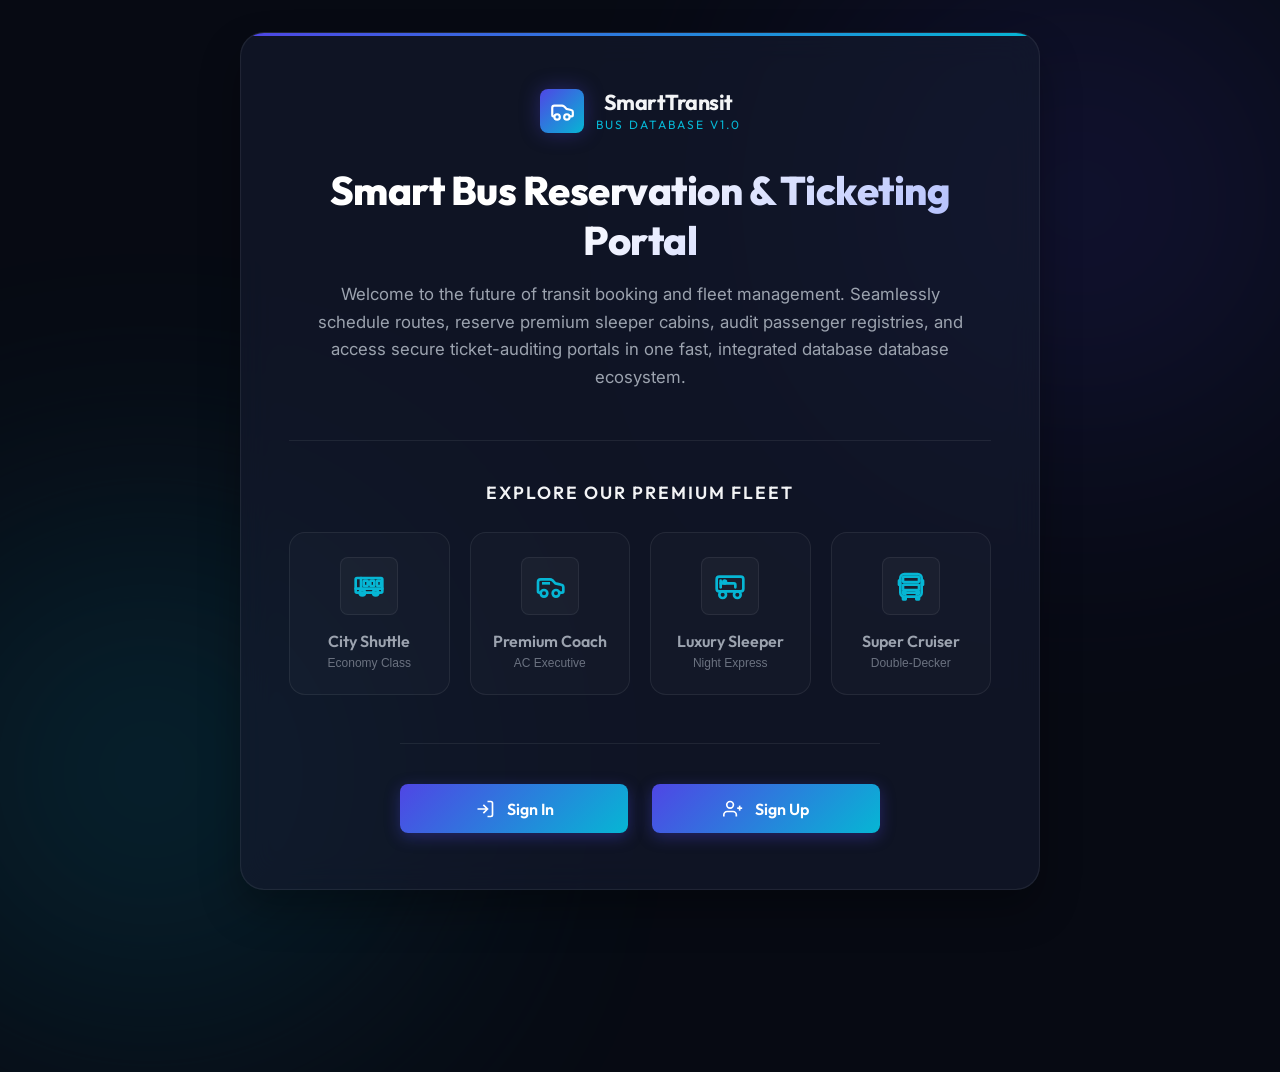
<file: index.html>
<!DOCTYPE html>
<html lang="en">
<head>
  <meta charset="UTF-8">
  <meta name="viewport" content="width=device-width, initial-scale=1.0">
  <meta name="description" content="Database Systems Project: Smart Bus Ticketing and Reservation System. High-fidelity glassmorphic portal featuring real-time transit scheduler, fleet categorization, and user authentication modules.">
  <title>Smart Bus Ticketing & Reservation System</title>
  <link rel="stylesheet" href="styles.css?v=2">
</head>
<body>

  <div class="landing-wrapper">
    
    <!-- Main Landing Card Component -->
    <main class="landing-main">
      <section class="card landing-card">
        
        <div class="logo-container">
          <div class="logo-icon">
            <svg viewBox="0 0 24 24">
              <path d="M19 17h2c.6 0 1-.4 1-1v-3c0-.9-.7-1.7-1.5-1.9C18.7 10.6 16 10 16 10s-1.3-1.4-2.2-2.3c-.5-.4-1.1-.7-1.8-.7H5c-1.1 0-2 .9-2 2v7c0 .6.4 1 1 1h1"></path>
              <circle cx="7.5" cy="17.5" r="2.5"></circle>
              <circle cx="16.5" cy="17.5" r="2.5"></circle>
            </svg>
          </div>
          <div class="logo-text">
            SmartTransit
            <span>Bus Database v1.0</span>
          </div>
        </div>
        
        <h1 class="landing-title">Smart Bus Reservation & Ticketing Portal</h1>
        
        <p class="landing-intro">
          Welcome to the future of transit booking and fleet management. Seamlessly schedule routes, reserve premium sleeper cabins, audit passenger registries, and access secure ticket-auditing portals in one fast, integrated database database ecosystem.
        </p>

        <!-- Dynamic Fleet Categories Selector -->
        <div class="fleet-section">
          <h3 class="fleet-heading">Explore Our Premium Fleet</h3>
          
          <div class="fleet-grid">
            
            <!-- Bus Category 1 -->
            <button class="bus-card" id="busCardCity" data-tier="City Shuttle">
              <div class="bus-card-icon">
                <svg viewBox="0 0 24 24" fill="none" stroke="currentColor" stroke-width="2" stroke-linecap="round" stroke-linejoin="round">
                  <path d="M3 6h18a1 1 0 0 1 1 1v9a1 1 0 0 1-1 1H3a1 1 0 0 1-1-1V7a1 1 0 0 1 1-1z"></path>
                  <line x1="6" y1="6" x2="6" y2="13"></line>
                  <rect x="8" y="8" width="3" height="4" rx="0.5"></rect>
                  <rect x="13" y="8" width="3" height="4" rx="0.5"></rect>
                  <rect x="18" y="8" width="3" height="4" rx="0.5"></rect>
                  <circle cx="7" cy="17" r="2"></circle>
                  <circle cx="17" cy="17" r="2"></circle>
                  <line x1="2" y1="14" x2="22" y2="14"></line>
                </svg>
              </div>
              <div class="bus-card-details">
                <span class="bus-card-title">City Shuttle</span>
                <span class="bus-card-tag">Economy Class</span>
              </div>
            </button>

            <!-- Bus Category 2 -->
            <button class="bus-card" id="busCardExpress" data-tier="Premium Coach">
              <div class="bus-card-icon">
                <svg viewBox="0 0 24 24" fill="none" stroke="currentColor" stroke-width="2">
                  <path d="M19 17h2c.6 0 1-.4 1-1v-3c0-.9-.7-1.7-1.5-1.9C18.7 10.6 16 10 16 10s-1.3-1.4-2.2-2.3c-.5-.4-1.1-.7-1.8-.7H5c-1.1 0-2 .9-2 2v7c0 .6.4 1 1 1h1"></path>
                  <circle cx="7.5" cy="17.5" r="2.5"></circle>
                  <circle cx="16.5" cy="17.5" r="2.5"></circle>
                  <line x1="6" y1="10" x2="12" y2="10"></line>
                </svg>
              </div>
              <div class="bus-card-details">
                <span class="bus-card-title">Premium Coach</span>
                <span class="bus-card-tag">AC Executive</span>
              </div>
            </button>

            <!-- Bus Category 3 -->
            <button class="bus-card" id="busCardSleeper" data-tier="Luxury Sleeper">
              <div class="bus-card-icon">
                <svg viewBox="0 0 24 24" fill="none" stroke="currentColor" stroke-width="2" stroke-linecap="round" stroke-linejoin="round">
                  <!-- Outer Bus Frame -->
                  <rect x="2" y="5" width="20" height="11" rx="2"></rect>
                  <!-- Bed structure inside the coach -->
                  <path d="M5 8v5"></path>
                  <path d="M5 10h10a1 1 0 0 1 1 1v2"></path>
                  <circle cx="8" cy="9" r="1"></circle>
                  <!-- Wheels aligned to bottom border -->
                  <circle cx="6.5" cy="18.5" r="2.5"></circle>
                  <circle cx="17.5" cy="18.5" r="2.5"></circle>
                </svg>
              </div>
              <div class="bus-card-details">
                <span class="bus-card-title">Luxury Sleeper</span>
                <span class="bus-card-tag">Night Express</span>
              </div>
            </button>

            <!-- Bus Category 4 -->
            <button class="bus-card" id="busCardCruiser" data-tier="Super Cruiser">
              <div class="bus-card-icon">
                <svg viewBox="0 0 24 24" fill="none" stroke="currentColor" stroke-width="2" stroke-linecap="round" stroke-linejoin="round">
                  <!-- Tall outer frame (bus shape) -->
                  <rect x="4" y="3" width="16" height="17" rx="3"></rect>
                  <!-- Upper Windshield -->
                  <rect x="6" y="5" width="12" height="4" rx="1"></rect>
                  <!-- Lower Windshield -->
                  <rect x="6" y="11" width="12" height="4" rx="1"></rect>
                  <!-- Grille / Logo space -->
                  <line x1="9" y1="17" x2="15" y2="17"></line>
                  <!-- Headlights -->
                  <circle cx="7" cy="17" r="1"></circle>
                  <circle cx="17" cy="17" r="1"></circle>
                  <!-- Side Mirrors -->
                  <path d="M4 8H3v3h1"></path>
                  <path d="M20 8h1v3h-1"></path>
                  <!-- Bottom Wheels/Supports -->
                  <path d="M6 20v2h2v-2"></path>
                  <path d="M16 20v2h2v-2"></path>
                </svg>
              </div>
              <div class="bus-card-details">
                <span class="bus-card-title">Super Cruiser</span>
                <span class="bus-card-tag">Double-Decker</span>
              </div>
            </button>

          </div>
        </div>

        <!-- Call to Action Buttons for Authentication -->
        <div class="landing-actions">
          <button id="signInBtn" class="action-btn btn-primary">
            <svg viewBox="0 0 24 24" width="20" height="20" stroke="currentColor" stroke-width="2" fill="none">
              <path d="M15 3h4a2 2 0 0 1 2 2v14a2 2 0 0 1-2 2h-4M10 17l5-5-5-5M15 12H3"></path>
            </svg>
            Sign In
          </button>
          <button id="signUpBtn" class="action-btn btn-primary">
            <svg viewBox="0 0 24 24" width="20" height="20" stroke="currentColor" stroke-width="2" fill="none">
              <path d="M16 21v-2a4 4 0 0 0-4-4H5a4 4 0 0 0-4 4v2"></path>
              <circle cx="8.5" cy="7" r="4"></circle>
              <line x1="20" y1="8" x2="20" y2="14"></line>
              <line x1="17" y1="11" x2="23" y2="11"></line>
            </svg>
            Sign Up
          </button>
        </div>

      </section>
    </main>

  </div>

  <!-- Toast Notification Wrapper -->
  <div id="toast" class="toast" role="alert" aria-live="assertive">
    <div class="toast-icon"></div>
    <div id="toastMessage" class="toast-message">Portal Alert</div>
  </div>

  <script src="app.js?v=2"></script>
</body>
</html>
</file>
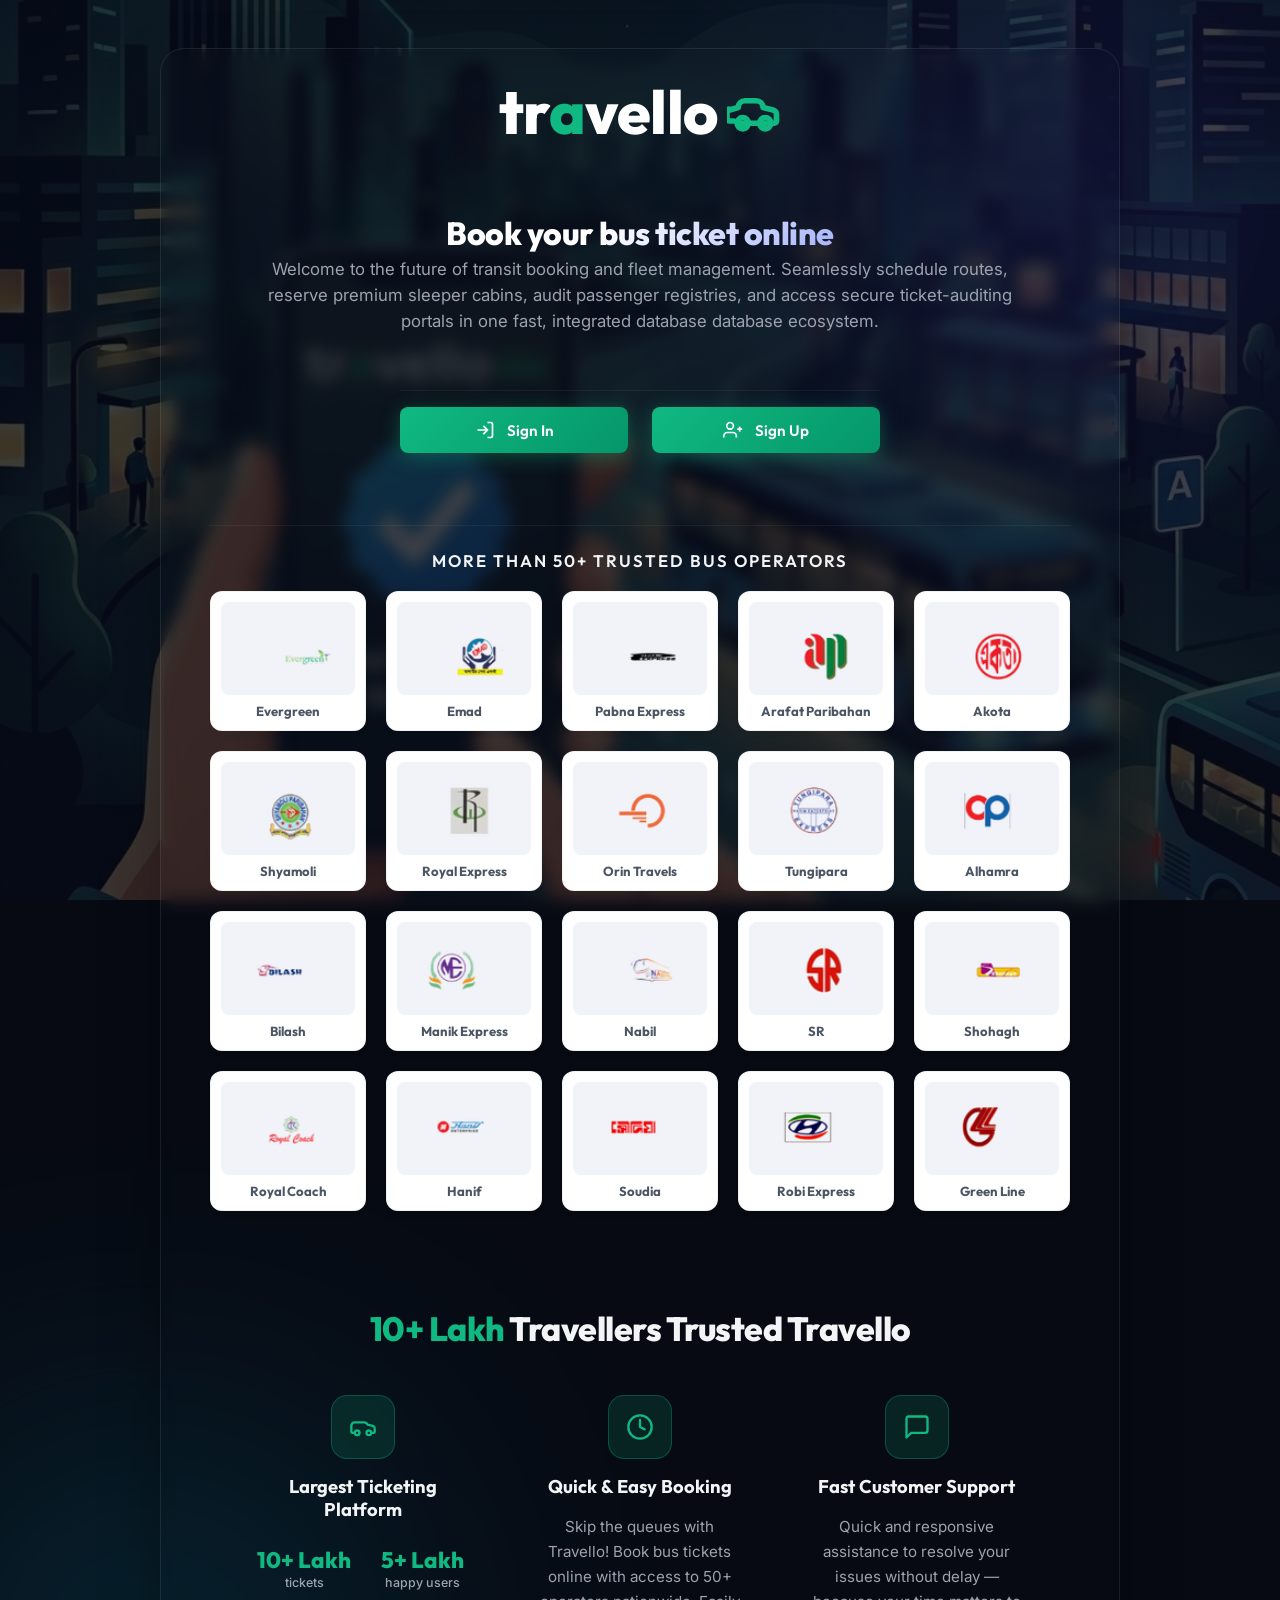
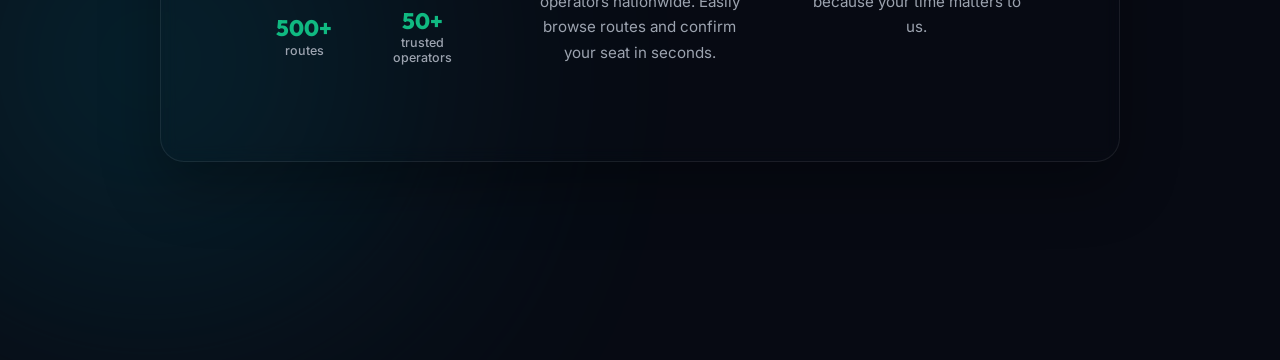
<file: wwwroot/index.html>
<!DOCTYPE html>
<html lang="en">
<head>
  <meta charset="UTF-8">
  <meta name="viewport" content="width=device-width, initial-scale=1.0">
  <meta name="description" content="Database Systems Project: Smart Bus Ticketing and Reservation System. High-fidelity glassmorphic portal featuring real-time transit scheduler, fleet categorization, and user authentication modules.">
  <title>Smart Bus Ticketing System</title>
  <link rel="stylesheet" href="styles.css?v=66">
  <style>
    /* === SINGLE SCROLL PANE === */
    /* html uses browser default overflow (scrollable). Body must NOT add a second scroll context. */
    html {
      scroll-behavior: smooth;
    }
    /* Homepage card transparency */
    .index-page .landing-card {
      background: rgba(255, 255, 255, 0.003) !important;
      backdrop-filter: blur(8px) !important;
      -webkit-backdrop-filter: blur(8px) !important;
      border: 1px solid rgba(255, 255, 255, 0.08) !important;
      overflow: visible !important;
    }
  </style>

</head>
<body class="index-page">
  <div class="landing-wrapper">
    
    <!-- Main Landing Card Component -->
    <main class="landing-main">
      <section class="card landing-card">
        
        <div class="logo-container">
          <div class="auth-logo index-auth-logo"><span class="auth-logo-text">tr<span class="logo-green">a</span>vello</span><svg viewBox="0 0 24 24" width="42" height="42" stroke="#10b981" stroke-width="2.5" fill="none" stroke-linecap="round" stroke-linejoin="round">
              <path d="M19 17h2c.6 0 1-.4 1-1v-3c0-.9-.7-1.7-1.5-1.9C18.2 10.6 16 10 16 10c0-1.7-1.3-3-3-3H8c-1.7 0-3 1.3-3 3 0 0-2.2.6-3.5 1.1C.7 10.3 0 11.1 0 12v3c0 .6.4 1 1 1h2"></path>
              <path d="M5 17h12"></path>
              <circle cx="7" cy="17" r="2.5"></circle>
              <circle cx="7" cy="17" r="1" style="fill: #10b981 !important; stroke: none !important;"></circle>
              <circle cx="17" cy="17" r="2.5"></circle>
              <circle cx="17" cy="17" r="1" style="fill: #10b981 !important; stroke: none !important;"></circle>
            </svg>
          </div>
        </div>
        
        <h1 class="landing-title">Book your bus ticket online</h1>
        
        <p class="landing-intro">
          Welcome to the future of transit booking and fleet management. Seamlessly schedule routes, reserve premium sleeper cabins, audit passenger registries, and access secure ticket-auditing portals in one fast, integrated database database ecosystem.
        </p>



        <!-- Call to Action Buttons for Authentication -->
        <div class="landing-actions">

          <button id="signInBtn" class="action-btn btn-primary">
            <svg viewBox="0 0 24 24" width="20" height="20" stroke="currentColor" stroke-width="2" fill="none">
              <path d="M15 3h4a2 2 0 0 1 2 2v14a2 2 0 0 1-2 2h-4M10 17l5-5-5-5M15 12H3"></path>
            </svg>
            Sign In
          </button>
          <button id="signUpBtn" class="action-btn btn-primary">
            <svg viewBox="0 0 24 24" width="20" height="20" stroke="currentColor" stroke-width="2" fill="none">
              <path d="M16 21v-2a4 4 0 0 0-4-4H5a4 4 0 0 0-4 4v2"></path>
              <circle cx="8.5" cy="7" r="4"></circle>
              <line x1="20" y1="8" x2="20" y2="14"></line>
              <line x1="17" y1="11" x2="23" y2="11"></line>
            </svg>
            Sign Up
          </button>
        </div>

        <!-- More Than 50+ Trusted Bus Operators Segment -->
        <div class="operators-section">
          <h3 class="operators-heading">More Than 50+ Trusted Bus Operators</h3>
          <div class="operators-grid">
            <div class="operator-card">
              <div class="operator-logo-wrap">
                <img src="images/operators/evergreen.png" alt="Evergreen">
              </div>
              <span class="operator-name">Evergreen</span>
            </div>
            <div class="operator-card">
              <div class="operator-logo-wrap">
                <img src="images/operators/emad.png" alt="Emad">
              </div>
              <span class="operator-name">Emad</span>
            </div>
            <div class="operator-card">
              <div class="operator-logo-wrap">
                <img src="images/operators/pabna_express.png" alt="Pabna Express">
              </div>
              <span class="operator-name">Pabna Express</span>
            </div>
            <div class="operator-card">
              <div class="operator-logo-wrap">
                <img src="images/operators/arafat_paribahan.png" alt="Arafat Paribahan">
              </div>
              <span class="operator-name">Arafat Paribahan</span>
            </div>
            <div class="operator-card">
              <div class="operator-logo-wrap">
                <img src="images/operators/akota.png" alt="Akota">
              </div>
              <span class="operator-name">Akota</span>
            </div>
            <div class="operator-card">
              <div class="operator-logo-wrap">
                <img src="images/operators/shyamoli.png" alt="Shyamoli">
              </div>
              <span class="operator-name">Shyamoli</span>
            </div>
            <div class="operator-card">
              <div class="operator-logo-wrap">
                <img src="images/operators/royal_express.png" alt="Royal Express">
              </div>
              <span class="operator-name">Royal Express</span>
            </div>
            <div class="operator-card">
              <div class="operator-logo-wrap">
                <img src="images/operators/orin_travels.png" alt="Orin Travels">
              </div>
              <span class="operator-name">Orin Travels</span>
            </div>
            <div class="operator-card">
              <div class="operator-logo-wrap">
                <img src="images/operators/tungipara.png" alt="Tungipara">
              </div>
              <span class="operator-name">Tungipara</span>
            </div>
            <div class="operator-card">
              <div class="operator-logo-wrap">
                <img src="images/operators/alhamra.png" alt="Alhamra">
              </div>
              <span class="operator-name">Alhamra</span>
            </div>
            <div class="operator-card">
              <div class="operator-logo-wrap">
                <img src="images/operators/bilash.png" alt="Bilash">
              </div>
              <span class="operator-name">Bilash</span>
            </div>
            <div class="operator-card">
              <div class="operator-logo-wrap">
                <img src="images/operators/manik_express.png" alt="Manik Express">
              </div>
              <span class="operator-name">Manik Express</span>
            </div>
            <div class="operator-card">
              <div class="operator-logo-wrap">
                <img src="images/operators/nabil.png" alt="Nabil">
              </div>
              <span class="operator-name">Nabil</span>
            </div>
            <div class="operator-card">
              <div class="operator-logo-wrap">
                <img src="images/operators/sr.png" alt="SR">
              </div>
              <span class="operator-name">SR</span>
            </div>
            <div class="operator-card">
              <div class="operator-logo-wrap">
                <img src="images/operators/shohagh.png" alt="Shohagh">
              </div>
              <span class="operator-name">Shohagh</span>
            </div>
            <div class="operator-card">
              <div class="operator-logo-wrap">
                <img src="images/operators/royal_coach.png" alt="Royal Coach">
              </div>
              <span class="operator-name">Royal Coach</span>
            </div>
            <div class="operator-card">
              <div class="operator-logo-wrap">
                <img src="images/operators/hanif.png" alt="Hanif">
              </div>
              <span class="operator-name">Hanif</span>
            </div>
            <div class="operator-card">
              <div class="operator-logo-wrap">
                <img src="images/operators/soudia.png" alt="Soudia">
              </div>
              <span class="operator-name">Soudia</span>
            </div>
            <div class="operator-card">
              <div class="operator-logo-wrap">
                <img src="images/operators/robi_express.png" alt="Robi Express">
              </div>
              <span class="operator-name">Robi Express</span>
            </div>
            <div class="operator-card">
              <div class="operator-logo-wrap">
                <img src="images/operators/green_line.png" alt="Green Line">
              </div>
              <span class="operator-name">Green Line</span>
            </div>
          </div>
        </div>

        <!-- Trust Stats Segment -->
        <div class="trust-stats-section">
          <h2 class="trust-stats-heading">
            <span class="trust-highlight">10+ Lakh</span> Travellers Trusted Travello
          </h2>

          <div class="trust-stats-grid">

            <!-- Card 1: Largest Ticketing Platform -->
            <div class="trust-stat-card">
              <div class="trust-icon-wrap">
                <svg viewBox="0 0 24 24" width="28" height="28" stroke="currentColor" stroke-width="2" fill="none" stroke-linecap="round" stroke-linejoin="round">
                  <path d="M19 17h2c.6 0 1-.4 1-1v-3c0-.9-.7-1.7-1.5-1.9C18.7 10.6 16 10 16 10s-1-2-3-2H5C3.3 8 2 9.3 2 11v5c0 .6.4 1 1 1h2"/>
                  <circle cx="7" cy="17" r="2"/><circle cx="17" cy="17" r="2"/>
                </svg>
              </div>
              <h3 class="trust-stat-title">Largest Ticketing Platform</h3>
              <div class="trust-numbers">
                <div class="trust-number-item">
                  <span class="trust-number">10+ Lakh</span>
                  <span class="trust-number-label">tickets</span>
                </div>
                <div class="trust-number-item">
                  <span class="trust-number">5+ Lakh</span>
                  <span class="trust-number-label">happy users</span>
                </div>
                <div class="trust-number-item">
                  <span class="trust-number">500+</span>
                  <span class="trust-number-label">routes</span>
                </div>
                <div class="trust-number-item">
                  <span class="trust-number">50+</span>
                  <span class="trust-number-label">trusted operators</span>
                </div>
              </div>
            </div>

            <!-- Card 2: Quick & Easy Booking -->
            <div class="trust-stat-card">
              <div class="trust-icon-wrap">
                <svg viewBox="0 0 24 24" width="28" height="28" stroke="currentColor" stroke-width="2" fill="none" stroke-linecap="round" stroke-linejoin="round">
                  <circle cx="12" cy="12" r="10"/>
                  <polyline points="12 6 12 12 16 14"/>
                </svg>
              </div>
              <h3 class="trust-stat-title">Quick &amp; Easy Booking</h3>
              <p class="trust-stat-desc">Skip the queues with Travello! Book bus tickets online with access to 50+ operators nationwide. Easily browse routes and confirm your seat in seconds.</p>
            </div>

            <!-- Card 3: Fast Customer Support -->
            <div class="trust-stat-card">
              <div class="trust-icon-wrap">
                <svg viewBox="0 0 24 24" width="28" height="28" stroke="currentColor" stroke-width="2" fill="none" stroke-linecap="round" stroke-linejoin="round">
                  <path d="M21 15a2 2 0 0 1-2 2H7l-4 4V5a2 2 0 0 1 2-2h14a2 2 0 0 1 2 2z"/>
                </svg>
              </div>
              <h3 class="trust-stat-title">Fast Customer Support</h3>
              <p class="trust-stat-desc">Quick and responsive assistance to resolve your issues without delay — because your time matters to us.</p>
            </div>

          </div>
        </div>

      </section>
    </main>


  </div>

  <!-- Toast Notification Wrapper -->
  <div id="toast" class="toast" role="alert" aria-live="assertive">
    <div class="toast-icon"></div>
    <div id="toastMessage" class="toast-message">Portal Alert</div>
  </div>

  <script src="app.js?v=32"></script>
</body>
</html>
</file>
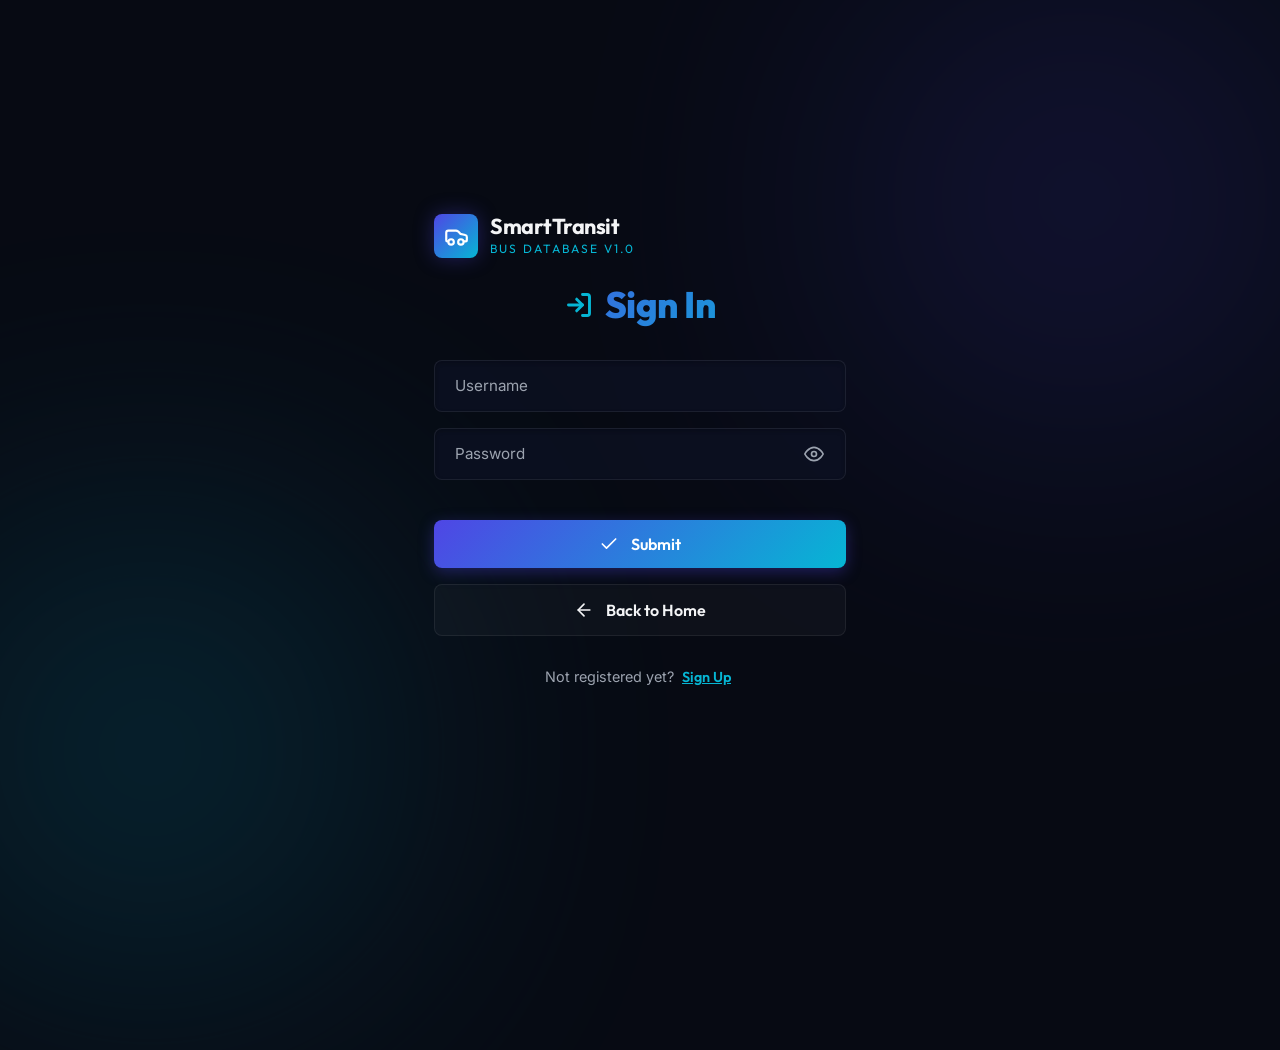
<file: signin.html>
<!DOCTYPE html>
<html lang="en">
<head>
  <meta charset="UTF-8">
  <meta name="viewport" content="width=device-width, initial-scale=1.0">
  <meta name="description" content="Database Systems Project: Smart Bus Ticketing and Reservation System. High-fidelity glassmorphic user signin portal.">
  <title>SmartTransit - Database Sign In Portal</title>
  <link rel="stylesheet" href="styles.css?v=2">
</head>
<body>

  <div class="signup-wrapper">
    
    <!-- Main Signin Form Card -->
    <main class="signup-main">
      <section class="card signup-card">
        
        <!-- Header / Logo -->
        <div class="logo-container">
          <div class="logo-icon">
            <svg viewBox="0 0 24 24">
              <path d="M19 17h2c.6 0 1-.4 1-1v-3c0-.9-.7-1.7-1.5-1.9C18.7 10.6 16 10 16 10s-1.3-1.4-2.2-2.3c-.5-.4-1.1-.7-1.8-.7H5c-1.1 0-2 .9-2 2v7c0 .6.4 1 1 1h1"></path>
              <circle cx="7.5" cy="17.5" r="2.5"></circle>
              <circle cx="16.5" cy="17.5" r="2.5"></circle>
            </svg>
          </div>
          <div class="logo-text">
            SmartTransit
            <span>Bus Database v1.0</span>
          </div>
        </div>

        <h1 class="signup-title">
          <svg class="header-icon" viewBox="0 0 24 24" width="28" height="28" stroke="currentColor" stroke-width="2.5" fill="none" stroke-linecap="round" stroke-linejoin="round">
            <path d="M15 3h4a2 2 0 0 1 2 2v14a2 2 0 0 1-2 2h-4"></path>
            <polyline points="10 17 15 12 10 7"></polyline>
            <line x1="15" y1="12" x2="3" y2="12"></line>
          </svg>
          Sign In
        </h1>
        
        <!-- Signin Form -->
        <form id="signinForm" class="signup-form" novalidate>
          
          <!-- Field 1: Username -->
          <div class="form-group">
            <input type="text" id="usernameInput" name="username" class="form-input" placeholder="Username" autocomplete="username" required>
          </div>

          <!-- Field 2: Password with Eye Toggle -->
          <div class="form-group password-group">
            <input type="password" id="passwordInput" name="password" class="form-input" placeholder="Password" autocomplete="current-password" required>
            <button type="button" id="passwordToggleBtn" class="password-toggle-btn" aria-label="Toggle password visibility">
              <svg id="eyeIcon" viewBox="0 0 24 24" width="20" height="20" stroke="currentColor" stroke-width="2" fill="none" stroke-linecap="round" stroke-linejoin="round">
                <path d="M1 12s4-8 11-8 11 8 11 8-4 8-11 8-11-8-11-8z"></path>
                <circle cx="12" cy="12" r="3"></circle>
              </svg>
            </button>
          </div>

          <!-- Action Buttons -->
          <div class="signup-actions">
            <button type="submit" class="action-btn btn-primary">
              <svg viewBox="0 0 24 24" width="20" height="20" stroke="currentColor" stroke-width="2" fill="none" stroke-linecap="round" stroke-linejoin="round">
                <polyline points="20 6 9 17 4 12"></polyline>
              </svg>
              Submit
            </button>
            <a href="index.html" class="action-btn btn-secondary text-center">
              <svg viewBox="0 0 24 24" width="20" height="20" stroke="currentColor" stroke-width="2" fill="none" stroke-linecap="round" stroke-linejoin="round">
                <line x1="19" y1="12" x2="5" y2="12"></line>
                <polyline points="12 19 5 12 12 5"></polyline>
              </svg>
              Back to Home
            </a>
          </div>

        </form>

        <p class="auth-redirect">
          Not registered yet? <a href="signup.html" class="link-btn">Sign Up</a>
        </p>

      </section>
    </main>

  </div>

  <!-- Toast Notification Wrapper -->
  <div id="toast" class="toast" role="alert" aria-live="assertive">
    <div class="toast-icon"></div>
    <div id="toastMessage" class="toast-message">Portal Alert</div>
  </div>

  <script src="signin.js?v=2"></script>
</body>
</html>
</file>
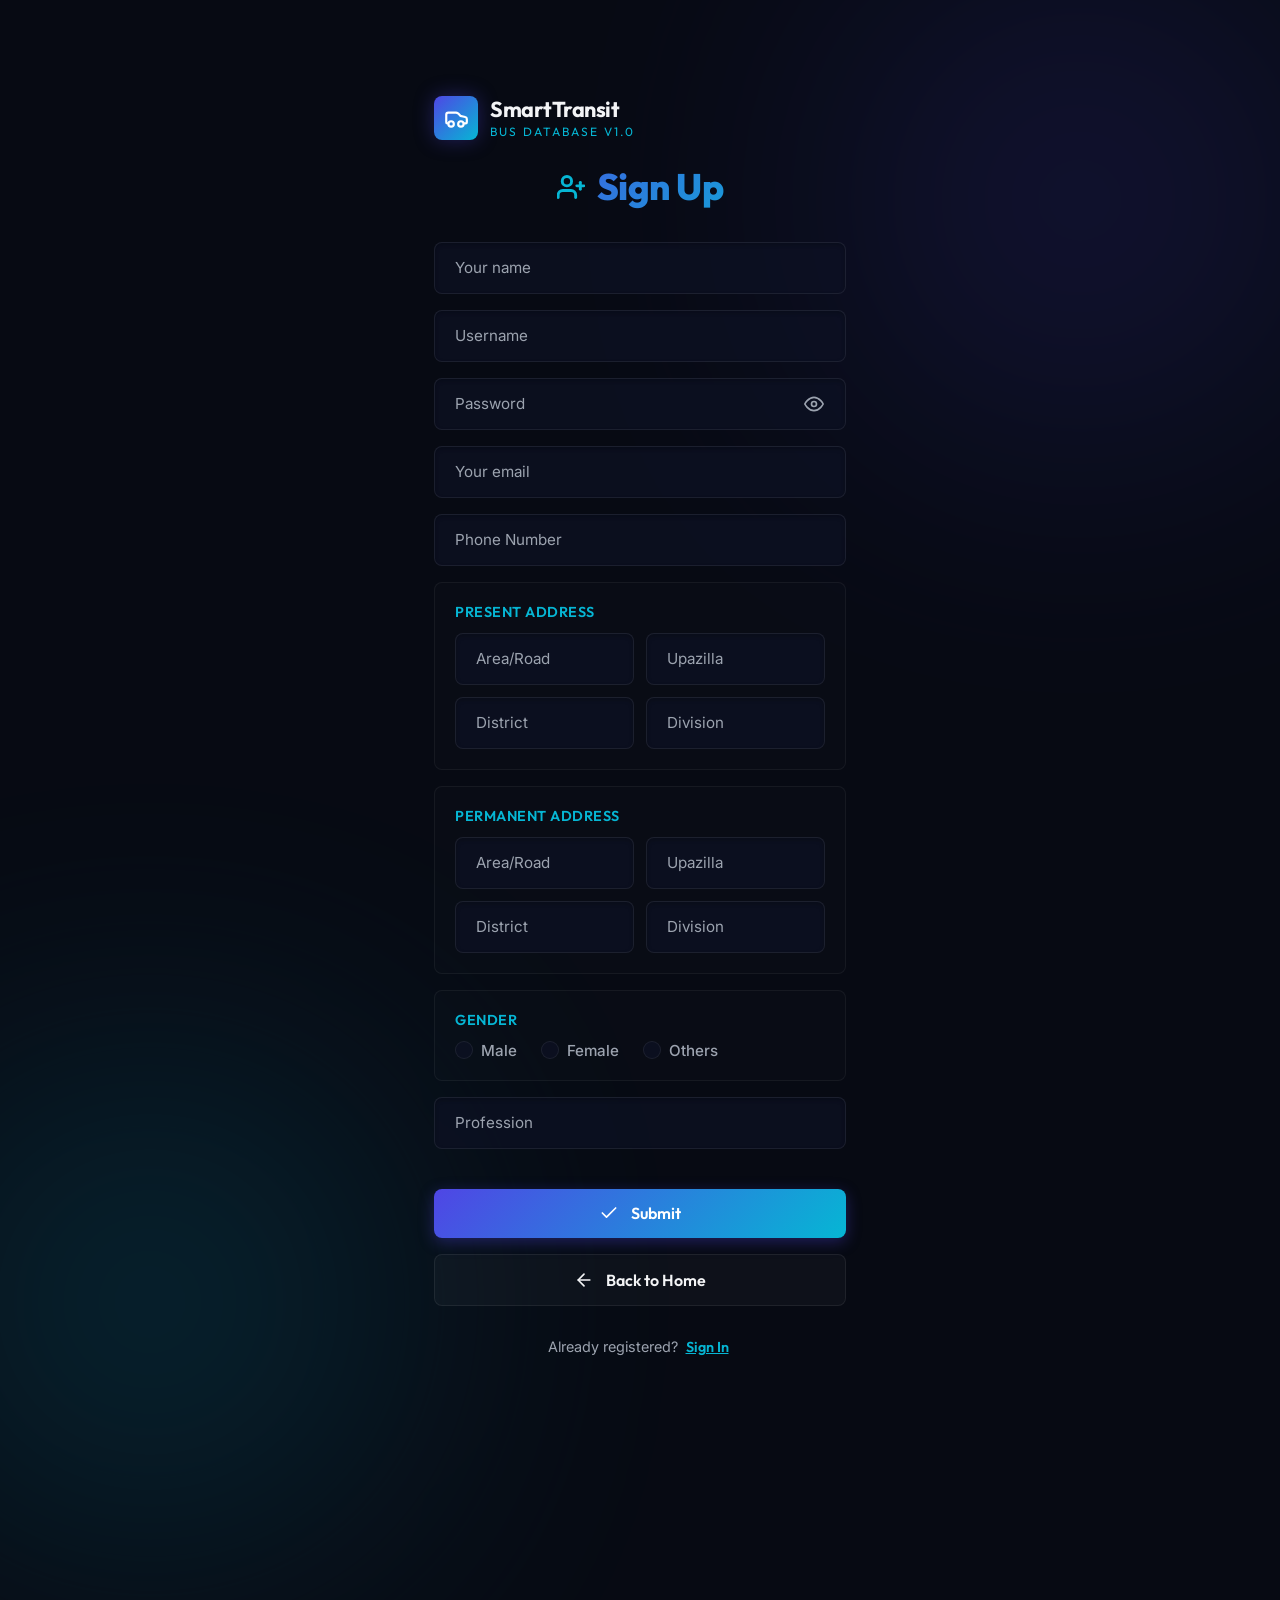
<file: signup.html>
<!DOCTYPE html>
<html lang="en">
<head>
  <meta charset="UTF-8">
  <meta name="viewport" content="width=device-width, initial-scale=1.0">
  <meta name="description" content="Database Systems Project: Smart Bus Ticketing and Reservation System. High-fidelity glassmorphic user signup and registration portal.">
  <title>SmartTransit - Database Signup Portal</title>
  <link rel="stylesheet" href="styles.css?v=2">
</head>
<body>



  <div class="signup-wrapper">
    
    <!-- Main Signup Form Card -->
    <main class="signup-main">
      <section class="card signup-card">
        
        <!-- Header / Logo -->
        <div class="logo-container">
          <div class="logo-icon">
            <svg viewBox="0 0 24 24">
              <path d="M19 17h2c.6 0 1-.4 1-1v-3c0-.9-.7-1.7-1.5-1.9C18.7 10.6 16 10 16 10s-1.3-1.4-2.2-2.3c-.5-.4-1.1-.7-1.8-.7H5c-1.1 0-2 .9-2 2v7c0 .6.4 1 1 1h1"></path>
              <circle cx="7.5" cy="17.5" r="2.5"></circle>
              <circle cx="16.5" cy="17.5" r="2.5"></circle>
            </svg>
          </div>
          <div class="logo-text">
            SmartTransit
            <span>Bus Database v1.0</span>
          </div>
        </div>
        <h1 class="signup-title">
          <svg class="header-icon" viewBox="0 0 24 24" width="28" height="28" stroke="currentColor" stroke-width="2.5" fill="none" stroke-linecap="round" stroke-linejoin="round">
            <path d="M16 21v-2a4 4 0 0 0-4-4H5a4 4 0 0 0-4 4v2"></path>
            <circle cx="8.5" cy="7" r="4"></circle>
            <line x1="20" y1="8" x2="20" y2="14"></line>
            <line x1="17" y1="11" x2="23" y2="11"></line>
          </svg>
          Sign Up
        </h1>
        
        <!-- Signup Form -->
        <form id="signupForm" class="signup-form" novalidate>
          
          <!-- Field 1: Your name -->
          <div class="form-group">
            <input type="text" id="nameInput" name="name" class="form-input" placeholder="Your name" autocomplete="name" required>
          </div>

          <!-- Field 2: Username -->
          <div class="form-group">
            <input type="text" id="usernameInput" name="username" class="form-input" placeholder="Username" autocomplete="username" required>
          </div>

          <!-- Field 3: Password with Eye Toggle -->
          <div class="form-group password-group">
            <input type="password" id="passwordInput" name="password" class="form-input" placeholder="Password" autocomplete="new-password" required>
            <button type="button" id="passwordToggleBtn" class="password-toggle-btn" aria-label="Toggle password visibility">
              <svg id="eyeIcon" viewBox="0 0 24 24" width="20" height="20" stroke="currentColor" stroke-width="2" fill="none" stroke-linecap="round" stroke-linejoin="round">
                <path d="M1 12s4-8 11-8 11 8 11 8-4 8-11 8-11-8-11-8z"></path>
                <circle cx="12" cy="12" r="3"></circle>
              </svg>
            </button>
          </div>

          <!-- Field 4: Your email -->
          <div class="form-group">
            <input type="email" id="emailInput" name="email" class="form-input" placeholder="Your email" autocomplete="email" required>
          </div>

          <!-- Field 5: Phone Number -->
          <div class="form-group">
            <input type="tel" id="phoneInput" name="phone" class="form-input" placeholder="Phone Number" autocomplete="tel" required>
          </div>

          <!-- Field 6: Present Address -->
          <div class="form-address-group">
            <div class="address-group-label">Present Address</div>
            <div class="address-grid">
              <div class="form-group">
                <input type="text" id="presAreaInput" name="presArea" class="form-input" placeholder="Area/Road" required>
              </div>
              <div class="form-group">
                <input type="text" id="presUpazillaInput" name="presUpazilla" class="form-input" placeholder="Upazilla" required>
              </div>
              <div class="form-group">
                <input type="text" id="presDistrictInput" name="presDistrict" class="form-input" placeholder="District" required>
              </div>
              <div class="form-group">
                <input type="text" id="presDivisionInput" name="presDivision" class="form-input" placeholder="Division" required>
              </div>
            </div>
          </div>

          <!-- Field 7: Permanent Address -->
          <div class="form-address-group">
            <div class="address-group-label">Permanent Address</div>
            <div class="address-grid">
              <div class="form-group">
                <input type="text" id="permAreaInput" name="permArea" class="form-input" placeholder="Area/Road" required>
              </div>
              <div class="form-group">
                <input type="text" id="permUpazillaInput" name="permUpazilla" class="form-input" placeholder="Upazilla" required>
              </div>
              <div class="form-group">
                <input type="text" id="permDistrictInput" name="permDistrict" class="form-input" placeholder="District" required>
              </div>
              <div class="form-group">
                <input type="text" id="permDivisionInput" name="permDivision" class="form-input" placeholder="Division" required>
              </div>
            </div>
          </div>

          <!-- Field 8: Gender -->
          <div class="form-gender-group">
            <div class="gender-group-label">Gender</div>
            <div class="gender-radio-options">
              <label class="gender-radio-label">
                <input type="radio" name="gender" value="Male" class="gender-radio-input" required>
                <span class="gender-radio-custom"></span>
                Male
              </label>
              <label class="gender-radio-label">
                <input type="radio" name="gender" value="Female" class="gender-radio-input">
                <span class="gender-radio-custom"></span>
                Female
              </label>
              <label class="gender-radio-label">
                <input type="radio" name="gender" value="Others" class="gender-radio-input">
                <span class="gender-radio-custom"></span>
                Others
              </label>
            </div>
          </div>

          <!-- Field 9: Profession -->
          <div class="form-group">
            <input type="text" id="professionInput" name="profession" class="form-input" placeholder="Profession" required>
          </div>

          <!-- Action Buttons -->
          <div class="signup-actions">
            <button type="submit" class="action-btn btn-primary">
              <svg viewBox="0 0 24 24" width="20" height="20" stroke="currentColor" stroke-width="2" fill="none" stroke-linecap="round" stroke-linejoin="round">
                <polyline points="20 6 9 17 4 12"></polyline>
              </svg>
              Submit
            </button>
            <a href="index.html" class="action-btn btn-secondary text-center">
              <svg viewBox="0 0 24 24" width="20" height="20" stroke="currentColor" stroke-width="2" fill="none" stroke-linecap="round" stroke-linejoin="round">
                <line x1="19" y1="12" x2="5" y2="12"></line>
                <polyline points="12 19 5 12 12 5"></polyline>
              </svg>
              Back to Home
            </a>
          </div>

        </form>

        <p class="auth-redirect">
          Already registered? <button id="signInRedirectBtn" class="link-btn">Sign In</button>
        </p>

      </section>
    </main>

  </div>

  <!-- Toast Notification Wrapper -->
  <div id="toast" class="toast" role="alert" aria-live="assertive">
    <div class="toast-icon"></div>
    <div id="toastMessage" class="toast-message">Portal Alert</div>
  </div>

  <script src="signup.js?v=2"></script>
</body>
</html>
</file>
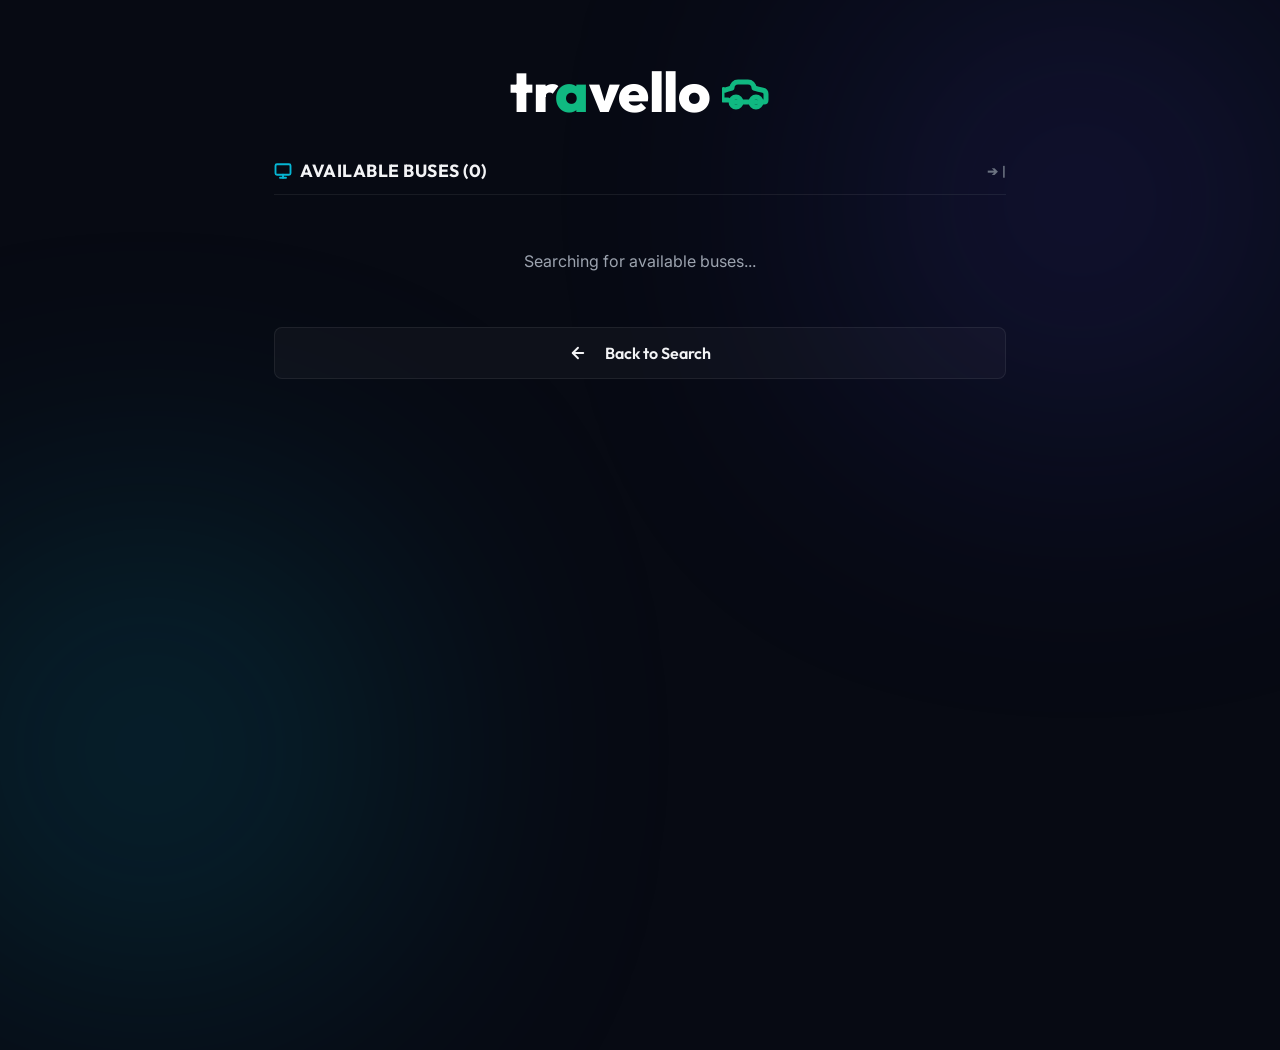
<file: wwwroot/search_results.html>
<!DOCTYPE html>
<html lang="en">
<head>
  <meta charset="UTF-8">
  <meta name="viewport" content="width=device-width, initial-scale=1.0">
  <meta name="description" content="Database Systems Project: Travello Bus Ticketing. Search Results.">
  <title>Travello - Available Buses</title>
  <link rel="stylesheet" href="styles.css?v=57">
  <style>
    .results-wrapper {
      min-height: 100vh;
      display: flex;
      flex-direction: column;
      align-items: center;
      justify-content: flex-start;
      padding: 3rem 1.5rem;
      position: relative;
      z-index: 10;
      max-width: 780px;
      margin: 0 auto;
      width: 100%;
    }
    
    .bus-listing-card {
      background: rgba(255,255,255,0.02);
      border: 1px solid var(--border-color);
      border-radius: var(--border-radius-sm);
      padding: 1.25rem;
      display: flex;
      flex-direction: column;
      gap: 0.75rem;
      transition: all var(--transition-fast);
    }
    
    .bus-listing-card:hover {
      border-color: var(--border-color-active);
      background: rgba(255, 255, 255, 0.04);
      transform: translateY(-2px);
      box-shadow: 0 10px 20px rgba(0, 0, 0, 0.2);
    }
    
    .seat-btn {
      width: 38px;
      height: 38px;
      font-size: 0.75rem;
      font-weight: 600;
      border: 1px solid var(--border-color);
      border-radius: 6px;
      cursor: pointer;
      display: flex;
      align-items: center;
      justify-content: center;
      transition: all var(--transition-fast);
    }
    
    .seat-btn:disabled {
      background: rgba(255, 255, 255, 0.08) !important;
      color: rgba(255, 255, 255, 0.9) !important;
      border-color: rgba(255, 255, 255, 0.1) !important;
      opacity: 1 !important;
      cursor: not-allowed;
    }

    #confirmBookingBtn:disabled {
      opacity: 0.75 !important;
    }

    .book-btn {
      width: 250px !important;
      max-width: 250px !important;
      height: 48px !important;
      margin: 0.75rem auto 0 auto !important;
    }
  </style>
</head>
<body class="dashboard-page">
  <!-- Background Canvas -->
  <div class="bg-canvas"></div>
  
  <div class="results-wrapper">
    <!-- Main Results Card -->
    <main class="signup-main">
      <section class="card signup-card">
        
        <!-- Header / Logo -->
        <div class="logo-container" style="justify-content: center; margin-bottom: 2rem;">
          <div class="auth-logo" style="display: flex; align-items: center; font-family: var(--font-header); font-size: 3.5rem; font-weight: 800; color: #ffffff; letter-spacing: -0.5px; gap: 0.75rem; justify-content: center; width: 100%;">
            <span class="auth-logo-text" style="color: #ffffff;">tr<span class="logo-green" style="color: #10b981;">a</span>vello</span><svg viewBox="0 0 24 24" width="48" height="48" stroke="#10b981" stroke-width="2.5" fill="none" stroke-linecap="round" stroke-linejoin="round" style="stroke: #10b981;">
              <path d="M19 17h2c.6 0 1-.4 1-1v-3c0-.9-.7-1.7-1.5-1.9C18.2 10.6 16 10 16 10c0-1.7-1.3-3-3-3H8c-1.7 0-3 1.3-3 3 0 0-2.2.6-3.5 1.1C.7 10.3 0 11.1 0 12v3c0 .6.4 1 1 1h2"></path>
              <path d="M5 17h12"></path>
              <circle cx="7" cy="17" r="2.5"></circle>
              <circle cx="7" cy="17" r="1" style="fill: #10b981 !important; stroke: none !important;"></circle>
              <circle cx="17" cy="17" r="2.5"></circle>
              <circle cx="17" cy="17" r="1" style="fill: #10b981 !important; stroke: none !important;"></circle>
            </svg>
          </div>
        </div>

        <!-- Title / Search Params -->
        <div class="address-group-label" style="margin-bottom: 1.5rem; font-size: 1.05rem; border-bottom: 1px solid var(--border-color); padding-bottom: 0.75rem; color: var(--accent-secondary); display: flex; justify-content: space-between; align-items: center; flex-wrap: wrap; gap: 0.5rem;">
          <div style="display: flex; align-items: center; gap: 0.5rem; color: var(--text-primary); font-family: var(--font-header); font-weight: 700; font-size: 1.1rem; text-transform: uppercase;">
            <svg viewBox="0 0 24 24" width="18" height="18" fill="none" stroke="currentColor" stroke-width="2.5" stroke-linecap="round" stroke-linejoin="round" style="stroke: var(--accent-secondary);">
              <rect x="2" y="3" width="20" height="14" rx="2" ry="2"></rect>
              <line x1="8" y1="21" x2="16" y2="21"></line>
              <line x1="12" y1="17" x2="12" y2="21"></line>
            </svg>
            <span>Available Buses (<span id="resultsCount">0</span>)</span>
          </div>
          <span id="searchParamsLabel" style="font-size: 0.82rem; color: var(--text-muted); font-weight: 600; text-transform: uppercase; letter-spacing: 0.5px;">Bagerhat &rarr; Chuadanga | 10/06/26</span>
        </div>

        <!-- Bus Listings Container -->
        <div id="busListingsContainer" style="display: flex; flex-direction: column; gap: 1rem; margin-bottom: 1.5rem;">
          <div style="text-align: center; color: var(--text-secondary); padding: 2rem 0;">Searching for available buses...</div>
        </div>

        <!-- Actions -->
        <div class="signup-actions" style="margin-top: 1rem;">
          <button id="backBtn" class="action-btn btn-secondary" style="justify-content: center; height: 48px;">
            <svg viewBox="0 0 24 24" width="18" height="18" stroke="currentColor" stroke-width="2.5" fill="none" stroke-linecap="round" stroke-linejoin="round" style="margin-right: 0.35rem; transform: rotate(180deg);">
              <line x1="5" y1="12" x2="19" y2="12"></line>
              <polyline points="12 5 19 12 12 19"></polyline>
            </svg>
            Back to Search
          </button>
        </div>

      </section>
    </main>
  </div>

  <!-- Seat Booking Modal -->
  <div id="bookingModal" class="modal-overlay" style="display: none; align-items: center; justify-content: center; z-index: 1500; position: fixed; top: 0; left: 0; width: 100vw; height: 100vh; background: rgba(3, 5, 11, 0.85); backdrop-filter: blur(8px); -webkit-backdrop-filter: blur(8px);">
    <div class="card signup-card modal-card" style="max-width: 440px; width: 90%; margin: auto; position: relative; max-height: 92vh; overflow-y: auto; box-shadow: 0 25px 50px rgba(0,0,0,0.6);">
      
      <!-- Modal Header -->
      <h2 style="font-family: var(--font-header); font-weight: 800; line-height: 1.25; letter-spacing: -0.5px; margin-bottom: 1.25rem; font-size: 1.5rem; display: flex; align-items: center; justify-content: center; gap: 0.65rem; color: #ffffff; background: #070a13; border: 1px solid rgba(255, 255, 255, 0.1); border-radius: var(--border-radius-sm); padding: 0.6rem 1rem; width: 100%;">
        <svg viewBox="0 0 24 24" width="22" height="22" stroke="var(--accent-secondary)" stroke-width="2.5" fill="none" stroke-linecap="round" stroke-linejoin="round" style="stroke: var(--accent-secondary);">
          <circle cx="7" cy="17" r="2"></circle>
          <circle cx="17" cy="17" r="2"></circle>
          <path d="M5 17h12"></path>
          <path d="M19 17h2c.6 0 1-.4 1-1v-3c0-.9-.7-1.7-1.5-1.9C18.2 10.6 16 10 16 10c0-1.7-1.3-3-3-3H8c-1.7 0-3 1.3-3 3 0 0-2.2.6-3.5 1.1C.7 10.3 0 11.1 0 12v3c0 .6.4 1 1 1h2"></path>
        </svg>
        <span id="bookingModalTitleText">Select Seat & Book</span>
      </h2>
      
          <div id="bookingSeatStep" style="display: flex; flex-direction: column; gap: 1rem; width: 100%;">
        <!-- Bus Information -->
        <div style="font-size: 0.9rem; color: var(--text-secondary); border-bottom: 1px solid var(--border-color); padding-bottom: 0.6rem; line-height: 1.5; text-align: left;">
          <span style="font-weight: 700; color: var(--text-primary); font-size: 1.1rem;" id="bookingBusOperator">Green Line</span> - <span id="bookingBusType" style="color: var(--text-muted); font-size: 0.85rem;">Non-AC</span><br>
          Route: <span id="bookingBusRoute" style="color: var(--accent-secondary); font-weight: 600;">Bagerhat ➔ Chuadanga</span><br>
          Departure: <span id="bookingBusTime" style="color: var(--warning); font-weight: 600;">08:15 PM</span>
        </div>

        <!-- Seat Grid Representation -->
        <div class="booking-grid-container" style="background: rgba(13, 18, 36, 0.3); border: 1px solid var(--border-color); border-radius: var(--border-radius-sm); padding: 1.25rem 1rem; display: flex; flex-direction: column; align-items: center; gap: 0.75rem; width: 100%;">
          <div style="font-size: 0.75rem; text-transform: uppercase; color: var(--text-muted); font-weight: 700; width: 100%; text-align: center; border-bottom: 1px dashed var(--border-color); padding-bottom: 0.4rem; margin-bottom: 0.25rem; letter-spacing: 1px;">Front / Driver</div>
          
          <div id="seatsGrid" style="display: grid; grid-template-columns: repeat(5, 1fr); gap: 0.5rem; justify-items: center; width: 100%; padding: 2px;">
            <!-- 5-column layout: Col 1, Col 2, Corridor (empty), Col 4, Col 5 -->
          </div>
        </div>

        <!-- Selections Summary -->
        <div style="display: flex; justify-content: space-between; font-size: 0.9rem; font-weight: 500; border-top: 1px solid var(--border-color); padding-top: 0.75rem;">
          <span style="color: var(--text-secondary);">Selected Seat(s): <strong style="color: var(--success);" id="selectedSeatLabel">None</strong></span>
          <span style="color: var(--text-secondary);">Total Price: <strong style="color: var(--text-primary); font-size: 1.05rem;" id="totalPriceLabel">৳0</strong></span>
        </div>

        <!-- Action Buttons -->
        <div style="display: flex; gap: 0.75rem; width: 100%;">
          <button type="button" id="confirmBookingBtn" class="action-btn btn-primary" style="flex: 1; height: 44px; justify-content: center;" disabled>Confirm Booking</button>
          <button type="button" id="closeBookingModalBtn" class="action-btn btn-secondary" style="flex: 1; height: 44px; justify-content: center; background: rgba(255, 255, 255, 0.15); color: #ffffff; border: 1px solid rgba(255, 255, 255, 0.2);">Cancel</button>
        </div>
      </div>

      <!-- STEP 2: Choose Payment Method -->
      <div id="bookingPaymentMethodStep" style="display: none; flex-direction: column; gap: 1rem; width: 100%;">
        <div style="font-size: 0.95rem; color: #ffffff; text-align: left; font-weight: 700; text-shadow: 0 0 5px rgba(255,255,255,0.2);">
          Choose your Payment method:
        </div>
        <div style="display: flex; flex-direction: column; gap: 0.75rem; background: rgba(255, 255, 255, 0.02); border: 1px solid var(--border-color); border-radius: var(--border-radius-sm); padding: 1.25rem;">
          <label style="display: flex; align-items: center; gap: 0.75rem; cursor: pointer; color: #ffffff; font-weight: 600;">
            <input type="radio" name="paymentMethod" value="Bkash" class="payment-radio" style="accent-color: var(--accent-secondary); width: 18px; height: 18px;">
            <span>bKash</span>
          </label>
          <label style="display: flex; align-items: center; gap: 0.75rem; cursor: pointer; color: #ffffff; font-weight: 600;">
            <input type="radio" name="paymentMethod" value="Rocket" class="payment-radio" style="accent-color: var(--accent-secondary); width: 18px; height: 18px;">
            <span>Rocket</span>
          </label>
          <label style="display: flex; align-items: center; gap: 0.75rem; cursor: pointer; color: #ffffff; font-weight: 600;">
            <input type="radio" name="paymentMethod" value="Nagad" class="payment-radio" style="accent-color: var(--accent-secondary); width: 18px; height: 18px;">
            <span>Nagad</span>
          </label>
          <label style="display: flex; align-items: center; gap: 0.75rem; cursor: pointer; color: #ffffff; font-weight: 600;">
            <input type="radio" name="paymentMethod" value="Card" class="payment-radio" style="accent-color: var(--accent-secondary); width: 18px; height: 18px;">
            <span>Credit / Debit Card</span>
          </label>
        </div>
        <div style="display: flex; gap: 0.75rem; width: 100%; margin-top: 0.5rem;">
          <button type="button" id="payMethodNextBtn" class="action-btn btn-primary" style="flex: 1; height: 44px; justify-content: center;" disabled>Next</button>
          <button type="button" id="payMethodPrevBtn" class="action-btn btn-secondary" style="flex: 1; height: 44px; justify-content: center; background: rgba(255,255,255,0.05); color: #ffffff; border: 1px solid var(--border-color);">Previous</button>
        </div>
      </div>

      <!-- STEP 3: Enter Account Number -->
      <div id="bookingAccountStep" style="display: none; flex-direction: column; gap: 1rem; width: 100%;">
        <div style="display: flex; flex-direction: column; gap: 0.4rem; text-align: left;">
          <label for="bookingAccountInput" id="accountInputLabel" style="font-size: 0.95rem; color: #ffffff; font-weight: 700; text-shadow: 0 0 5px rgba(255,255,255,0.2);">Enter your Account Number:</label>
          <input type="text" id="bookingAccountInput" class="form-input payment-input" placeholder="e.g., 01XXXXXXXXX" style="background: rgba(255, 255, 255, 0.02) !important; height: 48px; border: 1px solid var(--border-color); color: #ffffff !important; border-radius: var(--border-radius-sm); outline: none; padding: 0 1rem; width: 100%; font-weight: 600;">
        </div>
        <div style="display: flex; gap: 0.75rem; width: 100%; margin-top: 0.5rem;">
          <button type="button" id="accountNextBtn" class="action-btn btn-primary" style="flex: 1; height: 44px; justify-content: center;" disabled>Next</button>
          <button type="button" id="accountPrevBtn" class="action-btn btn-secondary" style="flex: 1; height: 44px; justify-content: center; background: rgba(255,255,255,0.05); color: #ffffff; border: 1px solid var(--border-color);">Previous</button>
        </div>
      </div>

      <!-- STEP 4: Enter OTP -->
      <div id="bookingOtpStep" style="display: none; flex-direction: column; gap: 1rem; width: 100%;">
        <div style="display: flex; flex-direction: column; gap: 0.4rem; text-align: left;">
          <label for="bookingOtpInput" style="font-size: 0.95rem; color: #ffffff; font-weight: 700; text-shadow: 0 0 5px rgba(255,255,255,0.2);">Enter your OTP:</label>
          <input type="text" id="bookingOtpInput" class="form-input payment-input" placeholder="Enter 4-digit OTP" style="background: rgba(255, 255, 255, 0.02) !important; height: 48px; border: 1px solid var(--border-color); color: #ffffff !important; border-radius: var(--border-radius-sm); outline: none; padding: 0 1rem; width: 100%; font-weight: 600;">
        </div>
        
        <!-- Error alert message container -->
        <div id="otpAlertMessage" style="display: none; color: var(--danger); font-size: 0.85rem; font-weight: 600; text-align: center; margin-top: -0.25rem;"></div>

        <!-- OTP display container (shown at bottom of site) -->
        <div id="otpDummyContainer" style="position: fixed; bottom: 24px; left: 50%; transform: translateX(-50%); z-index: 9999; display: none; font-size: 1rem; color: #ffffff; font-weight: 700; text-align: center; padding: 0.75rem 1.5rem; background: rgba(13, 18, 36, 0.85); border: 2px solid var(--accent-secondary); border-radius: 8px; box-shadow: 0 0 20px rgba(6, 182, 212, 0.4); backdrop-filter: blur(10px); -webkit-backdrop-filter: blur(10px); min-width: 220px; text-transform: uppercase; transition: opacity 0.3s ease; opacity: 0; text-shadow: 0 0 5px rgba(255,255,255,0.3);">
          OTP: <strong id="otpDummyValue" style="font-size: 1.25rem; letter-spacing: 2px; color: var(--accent-secondary); text-shadow: 0 0 10px var(--accent-secondary); margin-left: 0.35rem;">1234</strong>
        </div>

        <div style="display: flex; gap: 0.75rem; width: 100%; margin-top: 0.5rem;">
          <button type="button" id="otpNextBtn" class="action-btn btn-primary" style="flex: 1; height: 44px; justify-content: center;" disabled>Next</button>
          <button type="button" id="otpPrevBtn" class="action-btn btn-secondary" style="flex: 1; height: 44px; justify-content: center; background: rgba(255,255,255,0.05); color: #ffffff; border: 1px solid var(--border-color);">Previous</button>
        </div>
      </div>

      <!-- STEP 5: Enter PIN -->
      <div id="bookingPinStep" style="display: none; flex-direction: column; gap: 1rem; width: 100%;">
        <div style="display: flex; flex-direction: column; gap: 0.4rem; text-align: left;">
          <label for="bookingPinInput" id="pinInputLabel" style="font-size: 0.95rem; color: #ffffff; font-weight: 700; text-shadow: 0 0 5px rgba(255,255,255,0.2);">Enter your PIN:</label>
          <input type="text" id="bookingPinInput" class="form-input payment-input" placeholder="Enter 4-digit PIN" autocomplete="one-time-code" style="background: rgba(255, 255, 255, 0.02) !important; height: 48px; border: 1px solid var(--border-color); color: #ffffff !important; border-radius: var(--border-radius-sm); outline: none; padding: 0 1rem; width: 100%; font-weight: 600; -webkit-text-security: disc; text-security: disc;">
        </div>

        <!-- Error alert message container -->
        <div id="pinAlertMessage" style="display: none; color: var(--danger); font-size: 0.85rem; font-weight: 600; text-align: center; margin-top: -0.25rem;"></div>

        <!-- PIN display container (shown at bottom of site) -->
        <div id="pinDummyContainer" style="position: fixed; bottom: 24px; left: 50%; transform: translateX(-50%); z-index: 9999; display: none; font-size: 1rem; color: #ffffff; font-weight: 700; text-align: center; padding: 0.75rem 1.5rem; background: rgba(13, 18, 36, 0.85); border: 2px solid var(--accent-secondary); border-radius: 8px; box-shadow: 0 0 20px rgba(6, 182, 212, 0.4); backdrop-filter: blur(10px); -webkit-backdrop-filter: blur(10px); min-width: 220px; text-transform: uppercase; transition: opacity 0.3s ease; opacity: 0; text-shadow: 0 0 5px rgba(255,255,255,0.3);">
          PIN: <strong id="pinDummyValue" style="font-size: 1.25rem; letter-spacing: 2px; color: var(--accent-secondary); text-shadow: 0 0 10px var(--accent-secondary); margin-left: 0.35rem;">9999</strong>
        </div>

        <div style="display: flex; gap: 0.75rem; width: 100%; margin-top: 0.5rem;">
          <button type="button" id="pinNextBtn" class="action-btn btn-primary" style="flex: 1; height: 44px; justify-content: center;" disabled>Next</button>
          <button type="button" id="pinPrevBtn" class="action-btn btn-secondary" style="flex: 1; height: 44px; justify-content: center; background: rgba(255,255,255,0.05); color: #ffffff; border: 1px solid var(--border-color);">Previous</button>
        </div>
      </div>

      <!-- STEP 6: Booking Successful! -->
      <div id="bookingSuccessStep" style="display: none; flex-direction: column; align-items: center; justify-content: center; gap: 1.25rem; width: 100%; padding: 1.5rem 0;">
        <div style="width: 80px; height: 80px; border-radius: 50%; background: rgba(59, 130, 246, 0.12); display: flex; align-items: center; justify-content: center; border: 2px solid #3b82f6; box-shadow: 0 0 20px rgba(59, 130, 246, 0.3);">
          <svg viewBox="0 0 24 24" width="44" height="44" stroke="#3b82f6" stroke-width="3.5" fill="none" stroke-linecap="round" stroke-linejoin="round">
            <polyline points="20 6 9 17 4 12"></polyline>
          </svg>
        </div>
        <div style="font-family: var(--font-header); font-size: 1.35rem; font-weight: 800; color: #ffffff; text-align: center; text-transform: uppercase; letter-spacing: 0.5px;">
          Your Booking is Successful!
        </div>
        <div style="font-size: 0.88rem; color: var(--text-secondary); text-align: center; max-width: 280px; line-height: 1.5;">
          Your seats have been reserved and your payment has been processed successfully.
        </div>
        <button type="button" id="successCloseBtn" class="action-btn btn-primary" style="width: 100%; max-width: 180px; height: 44px; justify-content: center; margin-top: 0.5rem;">Close</button>
      </div>
    </div>
  </div>

  <!-- Toast Notification Wrapper -->
  <div id="toast" class="toast" role="alert" aria-live="assertive">
    <div class="toast-icon"></div>
    <div id="toastMessage" class="toast-message">Portal Alert</div>
  </div>

  <script src="search_results.js?v=69"></script>
</body>
</html>
</file>
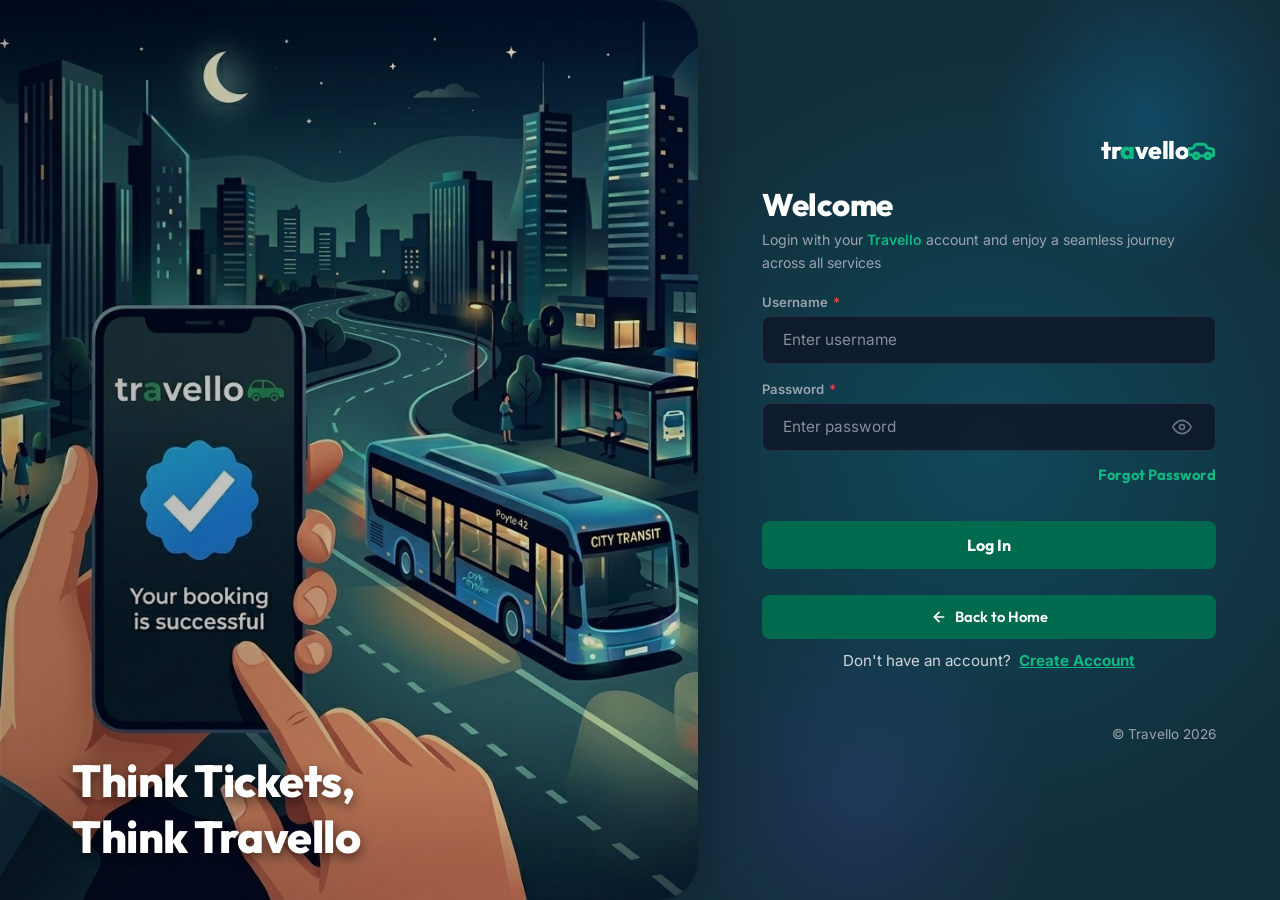
<file: wwwroot/signin.html>
<!DOCTYPE html>
<html lang="en">
<head>
  <meta charset="UTF-8">
  <meta name="viewport" content="width=device-width, initial-scale=1.0">
  <meta name="description" content="Database Systems Project: Smart Bus Ticketing and Reservation System. High-fidelity glassmorphic user signin portal.">
  <title>Travello - Database Sign In Portal</title>
  <link rel="stylesheet" href="styles.css?v=46">
</head>
<body class="signin-page">
  <div class="auth-split-container">
    
    <!-- Left Pane: Bus Image & Brand Message -->
    <div class="auth-left-pane">
      <div class="auth-image-content">
        <h1 class="auth-image-title">Think Tickets,<br>Think Travello</h1>
      </div>
    </div>

    <!-- Right Pane: Signin Form -->
    <div class="auth-right-pane">
      <div class="auth-form-content">
        
        <!-- Logo Row -->
        <div class="auth-logo-row">
          <div class="auth-logo"><span class="auth-logo-text">tr<span class="logo-green">a</span>vello</span><svg viewBox="0 0 24 24" width="28" height="28" stroke="#006a4e" stroke-width="2.5" fill="none" stroke-linecap="round" stroke-linejoin="round">
              <path d="M19 17h2c.6 0 1-.4 1-1v-3c0-.9-.7-1.7-1.5-1.9C18.2 10.6 16 10 16 10c0-1.7-1.3-3-3-3H8c-1.7 0-3 1.3-3 3 0 0-2.2.6-3.5 1.1C.7 10.3 0 11.1 0 12v3c0 .6.4 1 1 1h2"></path>
              <path d="M5 17h12"></path>
              <circle cx="7" cy="17" r="2.5"></circle>
              <circle cx="7" cy="17" r="1" style="fill: #006a4e !important; stroke: none !important;"></circle>
              <circle cx="17" cy="17" r="2.5"></circle>
              <circle cx="17" cy="17" r="1" style="fill: #006a4e !important; stroke: none !important;"></circle>
            </svg>
          </div>
        </div>

        <h2 class="auth-welcome-title">Welcome</h2>
        <p class="auth-welcome-sub">Login with your <span class="brand-bold">Travello</span> account and enjoy a seamless journey across all services</p>

        <!-- Signin Form -->
        <form id="signinForm" class="auth-light-form" novalidate>
          
          <!-- Field 1: Username -->
          <div class="form-group">
            <label class="form-label" for="usernameInput">Username <span class="req">*</span></label>
            <input type="text" id="usernameInput" name="username" class="form-input" placeholder="Enter username" autocomplete="username" required>
          </div>

          <!-- Field 2: Password with Eye Toggle -->
          <div class="form-group password-group">
            <label class="form-label" for="passwordInput">Password <span class="req">*</span></label>
            <div style="position: relative; width: 100%;">
              <input type="password" id="passwordInput" name="password" class="form-input" placeholder="Enter password" autocomplete="current-password" required>
              <button type="button" id="passwordToggleBtn" class="password-toggle-btn" aria-label="Toggle password visibility">
                <svg id="eyeIcon" viewBox="0 0 24 24" width="20" height="20" stroke="currentColor" stroke-width="2" fill="none" stroke-linecap="round" stroke-linejoin="round">
                  <path d="M1 12s4-8 11-8 11 8 11 8-4 8-11 8-11-8-11-8z"></path>
                  <circle cx="12" cy="12" r="3"></circle>
                </svg>
              </button>
            </div>
          </div>

          <!-- Forgot Password -->
          <div class="auth-forgot-row">
            <a href="#" class="auth-forgot-link">Forgot Password</a>
          </div>

          <!-- Action Buttons -->
          <button type="submit" class="auth-submit-btn">
            Log In
          </button>
          
          <div style="margin-top: 0.5rem;">
            <a href="index.html" class="auth-forgot-link auth-back-btn" style="text-decoration: none;">
              <svg viewBox="0 0 24 24" width="16" height="16" stroke="currentColor" stroke-width="2.5" fill="none" stroke-linecap="round" stroke-linejoin="round">
                <line x1="19" y1="12" x2="5" y2="12"></line>
                <polyline points="12 19 5 12 12 5"></polyline>
              </svg>
              Back to Home
            </a>
          </div>

        </form>

        <p class="auth-footer-redirect">
          Don't have an account? <a href="signup.html" class="auth-redirect-link">Create Account</a>
        </p>

        <div class="auth-copyright">
          © Travello 2026
        </div>

      </div>
    </div>

  </div>

  <!-- Toast Notification Wrapper -->
  <div id="toast" class="toast" role="alert" aria-live="assertive">
    <div class="toast-icon"></div>
    <div id="toastMessage" class="toast-message">Portal Alert</div>
  </div>

  <script src="signin.js?v=2"></script>
</body>
</html>
</file>
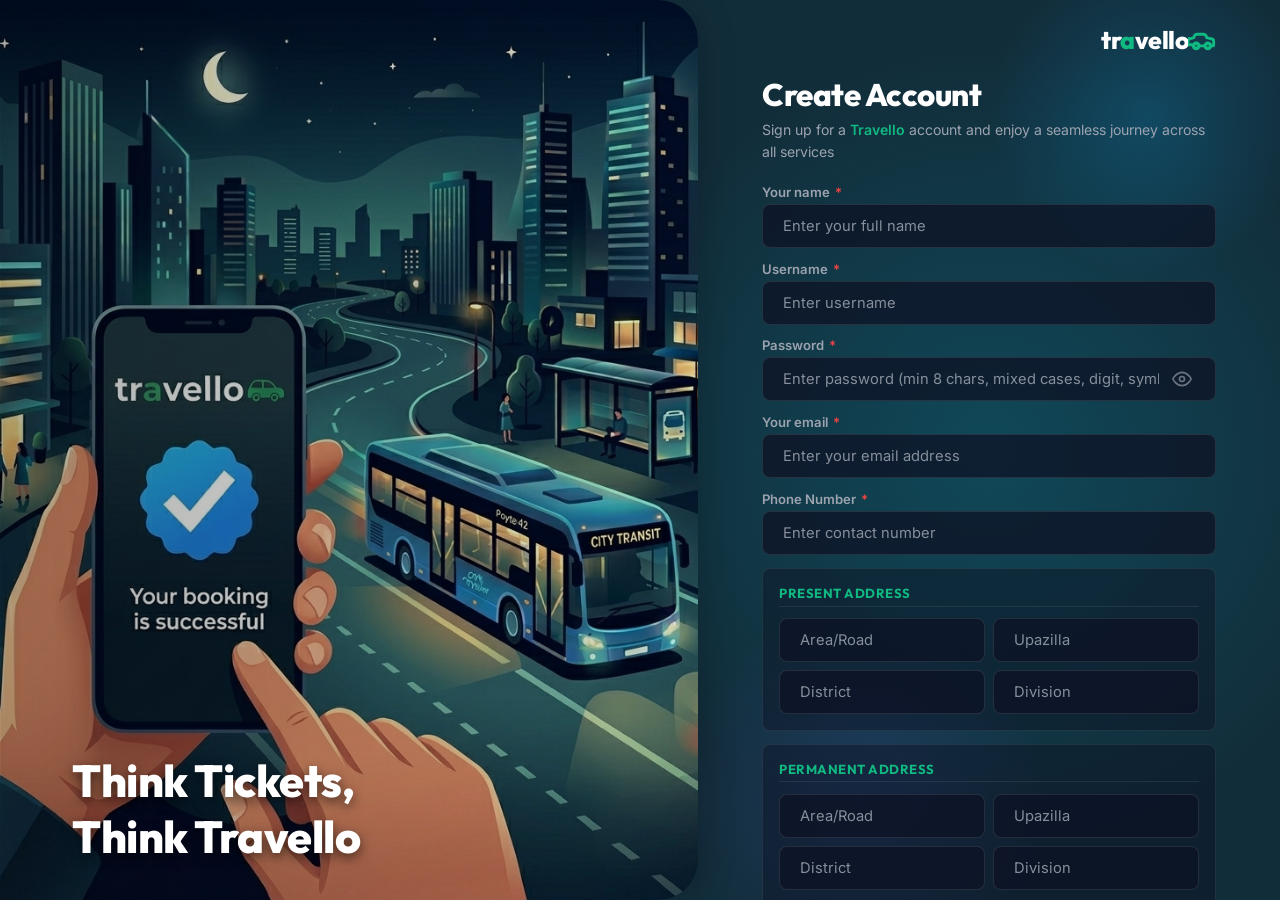
<file: wwwroot/signup.html>
<!DOCTYPE html>
<html lang="en">
<head>
  <meta charset="UTF-8">
  <meta name="viewport" content="width=device-width, initial-scale=1.0">
  <meta name="description" content="Database Systems Project: Smart Bus Ticketing and Reservation System. High-fidelity glassmorphic user signup and registration portal.">
  <title>Travello - Database Signup Portal</title>
  <link rel="stylesheet" href="styles.css?v=46">
</head>
<body class="signup-page">
  <div class="auth-split-container">
    
    <!-- Left Pane: Bus Image & Brand Message -->
    <div class="auth-left-pane">
      <div class="auth-image-content">
        <h1 class="auth-image-title">Think Tickets,<br>Think Travello</h1>
      </div>
    </div>

    <!-- Right Pane: Signup Form -->
    <div class="auth-right-pane">
      <div class="auth-form-content">
        
        <!-- Logo Row -->
        <div class="auth-logo-row">
          <div class="auth-logo"><span class="auth-logo-text">tr<span class="logo-green">a</span>vello</span><svg viewBox="0 0 24 24" width="28" height="28" stroke="#006a4e" stroke-width="2.5" fill="none" stroke-linecap="round" stroke-linejoin="round">
              <path d="M19 17h2c.6 0 1-.4 1-1v-3c0-.9-.7-1.7-1.5-1.9C18.2 10.6 16 10 16 10c0-1.7-1.3-3-3-3H8c-1.7 0-3 1.3-3 3 0 0-2.2.6-3.5 1.1C.7 10.3 0 11.1 0 12v3c0 .6.4 1 1 1h2"></path>
              <path d="M5 17h12"></path>
              <circle cx="7" cy="17" r="2.5"></circle>
              <circle cx="7" cy="17" r="1" style="fill: #006a4e !important; stroke: none !important;"></circle>
              <circle cx="17" cy="17" r="2.5"></circle>
              <circle cx="17" cy="17" r="1" style="fill: #006a4e !important; stroke: none !important;"></circle>
            </svg>
          </div>
        </div>

        <h2 class="auth-welcome-title">Create Account</h2>
        <p class="auth-welcome-sub">Sign up for a <span class="brand-bold">Travello</span> account and enjoy a seamless journey across all services</p>

        <!-- Signup Form -->
        <form id="signupForm" class="auth-light-form" novalidate>
          
          <!-- Field 1: Your name -->
          <div class="form-group">
            <label class="form-label" for="nameInput">Your name <span class="req">*</span></label>
            <input type="text" id="nameInput" name="name" class="form-input" placeholder="Enter your full name" autocomplete="name" required>
          </div>

          <!-- Field 2: Username -->
          <div class="form-group">
            <label class="form-label" for="usernameInput">Username <span class="req">*</span></label>
            <input type="text" id="usernameInput" name="username" class="form-input" placeholder="Enter username" autocomplete="username" required>
          </div>

          <!-- Field 3: Password with Eye Toggle -->
          <div class="form-group password-group">
            <label class="form-label" for="passwordInput">Password <span class="req">*</span></label>
            <div style="position: relative; width: 100%;">
              <input type="password" id="passwordInput" name="password" class="form-input" placeholder="Enter password (min 8 chars, mixed cases, digit, symbol)" autocomplete="new-password" required>
              <button type="button" id="passwordToggleBtn" class="password-toggle-btn" aria-label="Toggle password visibility">
                <svg id="eyeIcon" viewBox="0 0 24 24" width="20" height="20" stroke="currentColor" stroke-width="2" fill="none" stroke-linecap="round" stroke-linejoin="round">
                  <path d="M1 12s4-8 11-8 11 8 11 8-4 8-11 8-11-8-11-8z"></path>
                  <circle cx="12" cy="12" r="3"></circle>
                </svg>
              </button>
            </div>
          </div>

          <!-- Field 4: Your email -->
          <div class="form-group">
            <label class="form-label" for="emailInput">Your email <span class="req">*</span></label>
            <input type="email" id="emailInput" name="email" class="form-input" placeholder="Enter your email address" autocomplete="email" required>
          </div>

          <!-- Field 5: Phone Number -->
          <div class="form-group">
            <label class="form-label" for="phoneInput">Phone Number <span class="req">*</span></label>
            <input type="tel" id="phoneInput" name="phone" class="form-input" placeholder="Enter contact number" autocomplete="tel" required>
          </div>

          <!-- Field 6: Present Address -->
          <div class="form-address-group">
            <div class="address-group-label">Present Address</div>
            <div class="address-grid">
              <div class="form-group">
                <input type="text" id="presAreaInput" name="presArea" class="form-input" placeholder="Area/Road" required>
              </div>
              <div class="form-group">
                <input type="text" id="presUpazillaInput" name="presUpazilla" class="form-input" placeholder="Upazilla" required>
              </div>
              <div class="form-group">
                <input type="text" id="presDistrictInput" name="presDistrict" class="form-input" placeholder="District" required>
              </div>
              <div class="form-group">
                <input type="text" id="presDivisionInput" name="presDivision" class="form-input" placeholder="Division" required>
              </div>
            </div>
          </div>

          <!-- Field 7: Permanent Address -->
          <div class="form-address-group">
            <div class="address-group-label">Permanent Address</div>
            <div class="address-grid">
              <div class="form-group">
                <input type="text" id="permAreaInput" name="permArea" class="form-input" placeholder="Area/Road" required>
              </div>
              <div class="form-group">
                <input type="text" id="permUpazillaInput" name="permUpazilla" class="form-input" placeholder="Upazilla" required>
              </div>
              <div class="form-group">
                <input type="text" id="permDistrictInput" name="permDistrict" class="form-input" placeholder="District" required>
              </div>
              <div class="form-group">
                <input type="text" id="permDivisionInput" name="permDivision" class="form-input" placeholder="Division" required>
              </div>
            </div>
          </div>

          <!-- Field 8: Gender -->
          <div class="form-radio-group">
            <div class="radio-group-label">Gender</div>
            <div class="radio-options">
              <label class="radio-label">
                <input type="radio" name="gender" value="Male" class="radio-input" required>
                <span class="radio-custom"></span>
                Male
              </label>
              <label class="radio-label">
                <input type="radio" name="gender" value="Female" class="radio-input">
                <span class="radio-custom"></span>
                Female
              </label>
              <label class="radio-label">
                <input type="radio" name="gender" value="Others" class="radio-input">
                <span class="radio-custom"></span>
                Others
              </label>
            </div>
          </div>

          <!-- Field 8.5: User Type -->
          <div class="form-radio-group">
            <div class="radio-group-label">User Type</div>
            <div class="radio-options">
              <label class="radio-label">
                <input type="radio" name="userType" value="User" class="radio-input" checked required>
                <span class="radio-custom"></span>
                User
              </label>
              <label class="radio-label">
                <input type="radio" name="userType" value="Admin" class="radio-input">
                <span class="radio-custom"></span>
                Admin
              </label>
            </div>
          </div>

          <!-- Field 9: Profession -->
          <div class="form-group">
            <label class="form-label" for="professionInput">Profession <span class="req">*</span></label>
            <input type="text" id="professionInput" name="profession" class="form-input" placeholder="Enter your profession" required>
          </div>

          <!-- Action Buttons -->
          <button type="submit" class="auth-submit-btn">
            Sign Up
          </button>
          
          <div style="margin-top: 0.5rem;">
            <a href="index.html" class="auth-forgot-link auth-back-btn" style="text-decoration: none;">
              <svg viewBox="0 0 24 24" width="16" height="16" stroke="currentColor" stroke-width="2.5" fill="none" stroke-linecap="round" stroke-linejoin="round">
                <line x1="19" y1="12" x2="5" y2="12"></line>
                <polyline points="12 19 5 12 12 5"></polyline>
              </svg>
              Back to Home
            </a>
          </div>

        </form>

        <p class="auth-footer-redirect">
          Already registered? <button type="button" id="signInRedirectBtn" class="link-btn auth-redirect-link" style="text-decoration: underline; background: none; border: none; font-weight: 700; cursor: pointer; padding: 0; font-size: 0.95rem;">Sign In</button>
        </p>

        <div class="auth-copyright">
          © Travello 2026
        </div>

      </div>
    </div>

  </div>

  <!-- Toast Notification Wrapper -->
  <div id="toast" class="toast" role="alert" aria-live="assertive">
    <div class="toast-icon"></div>
    <div id="toastMessage" class="toast-message">Portal Alert</div>
  </div>

  <script src="signup.js?v=30"></script>
</body>
</html>
</file>
<file: styles.css>
@import url('https://fonts.googleapis.com/css2?family=Inter:wght@300;400;500;600;700&family=Outfit:wght@400;500;600;700;800&display=swap');

:root {
  /* Colors */
  --bg-primary: #070a13;
  --bg-secondary: #0d1224;
  --bg-card: rgba(20, 27, 47, 0.65);
  --bg-card-hover: rgba(29, 38, 64, 0.85);
  --border-color: rgba(255, 255, 255, 0.07);
  --border-color-active: rgba(99, 102, 241, 0.4);
  
  --accent-primary: #4f46e5; /* Indigo */
  --accent-secondary: #06b6d4; /* Cyan */
  --accent-gradient: linear-gradient(135deg, #4f46e5 0%, #06b6d4 100%);
  --accent-glow: rgba(79, 70, 229, 0.35);
  --accent-secondary-glow: rgba(6, 182, 212, 0.3);
  
  --text-primary: #f3f4f6;
  --text-secondary: #9ca3af;
  --text-muted: #6b7280;
  
  --success: #10b981;
  --warning: #f59e0b;
  --danger: #ef4444;
  
  /* Fonts */
  --font-header: 'Outfit', sans-serif;
  --font-body: 'Inter', sans-serif;
  
  /* Layout */
  --border-radius-sm: 8px;
  --border-radius-md: 16px;
  --border-radius-lg: 24px;
  
  /* Transitions */
  --transition-fast: 0.2s cubic-bezier(0.4, 0, 0.2, 1);
  --transition-normal: 0.3s cubic-bezier(0.4, 0, 0.2, 1);
}

* {
  margin: 0;
  padding: 0;
  box-sizing: border-box;
  scrollbar-width: thin;
  scrollbar-color: rgba(255, 255, 255, 0.15) transparent;
}

/* Scrollbar styles */
::-webkit-scrollbar {
  width: 6px;
  height: 6px;
}
::-webkit-scrollbar-track {
  background: transparent;
}
::-webkit-scrollbar-thumb {
  background: rgba(255, 255, 255, 0.15);
  border-radius: 10px;
}
::-webkit-scrollbar-thumb:hover {
  background: rgba(255, 255, 255, 0.3);
}

body {
  font-family: var(--font-body);
  background-color: var(--bg-primary);
  color: var(--text-primary);
  min-height: 100vh;
  overflow-x: hidden;
  position: relative;
}

/* Background Gradients */
body::before, body::after {
  content: '';
  position: absolute;
  width: 600px;
  height: 600px;
  border-radius: 50%;
  z-index: -1;
  filter: blur(140px);
  pointer-events: none;
  opacity: 0.35;
}
body::before {
  top: -100px;
  right: -100px;
  background: radial-gradient(circle, var(--accent-primary) 0%, rgba(0,0,0,0) 70%);
}
body::after {
  bottom: -150px;
  left: -150px;
  background: radial-gradient(circle, var(--accent-secondary) 0%, rgba(0,0,0,0) 70%);
}

/* Landing Page Layout */
.landing-wrapper {
  min-height: 100vh;
  display: flex;
  flex-direction: column;
  align-items: center;
  justify-content: center;
  padding: 2rem;
  position: relative;
  z-index: 10;
  max-width: 1200px;
  margin: 0 auto;
  width: 100%;
}

/* Logo Design */
.logo-container {
  display: flex;
  align-items: center;
  gap: 0.75rem;
}

.landing-card .logo-container {
  margin-bottom: 2rem;
}

.logo-icon {
  width: 44px;
  height: 44px;
  background: var(--accent-gradient);
  border-radius: var(--border-radius-sm);
  display: flex;
  align-items: center;
  justify-content: center;
  box-shadow: 0 0 20px var(--accent-glow);
}

.logo-icon svg {
  width: 26px;
  height: 26px;
  fill: none;
  stroke: #fff;
  stroke-width: 2;
}

.logo-text {
  font-family: var(--font-header);
  font-weight: 700;
  font-size: 1.35rem;
  letter-spacing: -0.5px;
  line-height: 1.2;
}

.logo-text span {
  display: block;
  font-size: 0.75rem;
  font-weight: 400;
  color: var(--accent-secondary);
  text-transform: uppercase;
  letter-spacing: 2px;
  margin-top: 2px;
}

/* Main Landing Container */
.landing-main {
  width: 100%;
  max-width: 800px;
}

.landing-card {
  background: var(--bg-card);
  backdrop-filter: blur(16px);
  -webkit-backdrop-filter: blur(16px);
  border: 1px solid var(--border-color);
  border-radius: var(--border-radius-lg);
  padding: 3.5rem 3rem;
  transition: var(--transition-normal);
  display: flex;
  flex-direction: column;
  align-items: center;
  text-align: center;
  position: relative;
  overflow: hidden;
  box-shadow: 0 20px 40px rgba(0, 0, 0, 0.3), inset 0 0 1px rgba(255, 255, 255, 0.1);
}

.landing-card:hover {
  border-color: var(--border-color-active);
  box-shadow: 0 25px 50px rgba(0, 0, 0, 0.4), 0 0 40px rgba(79, 70, 229, 0.08);
}

.landing-card::before {
  content: '';
  position: absolute;
  top: 0;
  left: 0;
  right: 0;
  height: 3px;
  background: var(--accent-gradient);
}

.landing-title {
  font-family: var(--font-header);
  font-size: 2.5rem;
  font-weight: 800;
  margin-bottom: 1rem;
  line-height: 1.25;
  letter-spacing: -0.5px;
  background: linear-gradient(135deg, #ffffff 40%, #a5b4fc 100%);
  -webkit-background-clip: text;
  -webkit-text-fill-color: transparent;
}

.landing-intro {
  color: var(--text-secondary);
  font-size: 1.05rem;
  line-height: 1.65;
  margin-bottom: 3rem;
  max-width: 660px;
}

/* Fleet Categories Section */
.fleet-section {
  width: 100%;
  margin-bottom: 3rem;
  border-top: 1px solid var(--border-color);
  padding-top: 2.5rem;
}

.fleet-heading {
  font-family: var(--font-header);
  font-size: 1.1rem;
  font-weight: 600;
  color: var(--text-primary);
  text-transform: uppercase;
  letter-spacing: 2px;
  margin-bottom: 1.75rem;
}

.fleet-grid {
  display: grid;
  grid-template-columns: repeat(4, 1fr);
  gap: 1.25rem;
  width: 100%;
}

/* Fleet Cards */
.bus-card {
  background: rgba(255, 255, 255, 0.02);
  border: 1px solid var(--border-color);
  border-radius: var(--border-radius-md);
  padding: 1.5rem 1rem;
  display: flex;
  flex-direction: column;
  align-items: center;
  gap: 1rem;
  cursor: pointer;
  transition: all 0.3s cubic-bezier(0.4, 0, 0.2, 1);
  color: var(--text-secondary);
  outline: none;
  text-align: center;
  position: relative;
  width: 100%;
}

.bus-card:hover {
  background: rgba(79, 70, 229, 0.05);
  border-color: var(--border-color-active);
  color: var(--text-primary);
  transform: translateY(-4px);
  box-shadow: 0 10px 25px rgba(0, 0, 0, 0.2), 0 0 20px rgba(79, 70, 229, 0.08);
}

.bus-card.active {
  background: rgba(79, 70, 229, 0.12);
  border-color: var(--accent-secondary);
  color: #fff;
  transform: translateY(-4px);
  box-shadow: 0 10px 25px rgba(0, 0, 0, 0.3), 0 0 25px rgba(6, 182, 212, 0.15);
}

.bus-card-icon {
  width: 58px;
  height: 58px;
  border-radius: var(--border-radius-sm);
  background: rgba(255, 255, 255, 0.03);
  display: flex;
  align-items: center;
  justify-content: center;
  color: var(--accent-secondary);
  transition: all 0.3s ease;
  border: 1px solid var(--border-color);
}

.bus-card-icon svg {
  width: 32px;
  height: 32px;
  transition: transform 0.3s cubic-bezier(0.34, 1.56, 0.64, 1), color 0.3s ease, filter 0.3s ease;
}

.bus-card:hover .bus-card-icon svg,
.bus-card.active .bus-card-icon svg {
  transform: translateY(-2px);
  filter: drop-shadow(0 0 5px rgba(255, 255, 255, 0.6));
}

.bus-card:hover .bus-card-icon,
.bus-card.active .bus-card-icon {
  background: var(--accent-gradient);
  color: #fff;
  border-color: transparent;
  box-shadow: 0 0 15px var(--accent-glow);
}

.bus-card-details {
  display: flex;
  flex-direction: column;
  gap: 0.35rem;
}

.bus-card-title {
  font-family: var(--font-header);
  font-weight: 600;
  font-size: 1rem;
}

.bus-card-tag {
  font-size: 0.75rem;
  color: var(--text-muted);
  font-weight: 500;
  transition: color 0.3s ease;
}

.bus-card:hover .bus-card-tag {
  color: var(--text-secondary);
}

.bus-card.active .bus-card-tag {
  color: var(--accent-secondary);
}

/* Action Authentication Buttons */
.landing-actions {
  display: flex;
  gap: 1.5rem;
  width: 100%;
  max-width: 480px;
  justify-content: center;
  border-top: 1px solid var(--border-color);
  padding-top: 2.5rem;
}

.action-btn {
  flex: 1;
  display: flex;
  align-items: center;
  justify-content: center;
  gap: 0.75rem;
  padding: 0.9rem 1.75rem;
  border-radius: var(--border-radius-sm);
  font-family: var(--font-header);
  font-weight: 600;
  font-size: 1rem;
  cursor: pointer;
  transition: all 0.2s cubic-bezier(0.4, 0, 0.2, 1);
  outline: none;
}

.action-btn svg {
  transition: transform 0.2s ease;
}

.action-btn:hover svg {
  transform: translateX(3px);
}

.btn-primary, #signInBtn, #signUpBtn {
  background: var(--accent-gradient);
  border: none;
  color: #fff;
  box-shadow: 0 4px 15px var(--accent-glow);
}

.btn-primary:hover, #signInBtn:hover, #signUpBtn:hover {
  transform: translateY(-2px);
  box-shadow: 0 8px 25px rgba(79, 70, 229, 0.45);
  filter: brightness(1.15);
}

.btn-primary:active, #signInBtn:active, #signUpBtn:active {
  transform: translateY(1px) scale(0.97);
  background: linear-gradient(135deg, #06b6d4 0%, #38bdf8 100%); /* Light blue / cyan gradient */
  box-shadow: 0 2px 10px rgba(6, 182, 212, 0.6), 0 0 20px rgba(6, 182, 212, 0.4);
  filter: brightness(1.2);
  transition: all 0.05s ease;
}

.btn-secondary {
  background: rgba(255, 255, 255, 0.03);
  border: 1px solid var(--border-color);
  color: var(--text-primary);
}

.btn-secondary:hover {
  background: rgba(255, 255, 255, 0.08);
  border-color: var(--border-color-active);
  transform: translateY(-2px);
  box-shadow: 0 8px 25px rgba(255, 255, 255, 0.03);
}

.btn-secondary:active {
  transform: translateY(0);
}

/* Toast Notification styling (Retained) */
.toast {
  position: fixed;
  bottom: 2rem;
  left: 50%;
  transform: translate(-50%, 100px);
  background: rgba(13, 18, 36, 0.95);
  border-left: 4px solid var(--success);
  border-top: 1px solid var(--border-color);
  border-right: 1px solid var(--border-color);
  border-bottom: 1px solid var(--border-color);
  padding: 1rem 1.5rem;
  border-radius: var(--border-radius-sm);
  box-shadow: 0 10px 30px rgba(0, 0, 0, 0.3);
  display: flex;
  align-items: center;
  gap: 0.75rem;
  opacity: 0;
  transition: all 0.4s cubic-bezier(0.175, 0.885, 0.32, 1.275);
  z-index: 2000;
}

.toast.show {
  transform: translate(-50%, 0);
  opacity: 1;
}

.toast-icon {
  color: var(--success);
}

.toast-icon:empty {
  display: none;
}

.toast-message {
  font-size: 0.85rem;
  font-weight: 500;
}

/* Responsive Styles */
@media (max-width: 768px) {
  .landing-wrapper {
    padding: 1.5rem 1rem;
  }
  
  .landing-card {
    padding: 2.5rem 1.5rem;
  }
  
  .landing-title {
    font-size: 2rem;
  }
  
  .fleet-grid {
    grid-template-columns: repeat(2, 1fr);
    gap: 1rem;
  }
  
  .landing-actions {
    flex-direction: column;
    gap: 1rem;
    max-width: 100%;
    padding-top: 2rem;
  }
  
  .action-btn {
    width: 100%;
  }
}

@media (max-width: 480px) {
  .fleet-grid {
    grid-template-columns: 1fr;
  }
}

/* ==========================================================================
   Signup Page Styles
   ========================================================================== */

/* Background Canvas */
.bg-canvas {
  position: fixed;
  top: 0;
  left: 0;
  width: 100%;
  height: 100%;
  z-index: -2;
  pointer-events: none;
  background-color: var(--bg-primary);
}

/* Floating Tech Decorations */
.tech-decorations {
  position: fixed;
  top: 0;
  left: 0;
  width: 100%;
  height: 100%;
  z-index: -1;
  pointer-events: none;
  overflow: hidden;
}

.floating-icon {
  position: absolute;
  color: var(--accent-secondary);
  opacity: 0.08;
  animation: float-slow 15s infinite alternate ease-in-out;
  pointer-events: none;
}

.floating-icon.gear {
  animation-duration: 20s;
  color: var(--accent-secondary);
}

.floating-icon.chip {
  animation-duration: 25s;
  animation-name: float-slow-reverse;
  color: var(--accent-primary);
}

.floating-icon.robot {
  animation-duration: 18s;
  color: var(--accent-secondary);
}

.floating-icon.arrow {
  animation-duration: 22s;
  animation-name: float-slow-reverse;
  color: var(--warning);
}

.floating-icon.mobile {
  animation-duration: 24s;
  color: var(--success);
}

.floating-binary {
  position: absolute;
  font-family: var(--font-header);
  font-weight: 700;
  font-size: 1.1rem;
  user-select: none;
  opacity: 0.15;
  animation: float-binary 12s infinite alternate ease-in-out;
}

/* Signup Form Card Layout */
.signup-wrapper {
  min-height: 100vh;
  display: flex;
  flex-direction: column;
  align-items: center;
  justify-content: center;
  padding: 3rem 1.5rem;
  position: relative;
  z-index: 10;
  max-width: 540px;
  margin: 0 auto;
  width: 100%;
}

.signup-main {
  width: 100%;
}

.signup-card {
  padding: 3rem 2.5rem;
  width: 100%;
  text-align: left;
}

.signup-card .logo-container {
  align-self: center;
  margin-bottom: 1.5rem;
}

.signup-title {
  font-family: var(--font-header);
  font-size: 2.3rem;
  font-weight: 800;
  margin-bottom: 2rem;
  line-height: 1.25;
  letter-spacing: -0.5px;
  text-align: center;
  background: var(--accent-gradient);
  -webkit-background-clip: text;
  -webkit-text-fill-color: transparent;
  width: 100%;
  display: inline-flex;
  align-items: center;
  justify-content: center;
  gap: 0.75rem;
}

.signup-title svg.header-icon {
  stroke: var(--accent-secondary) !important;
  flex-shrink: 0;
}

/* Signup Inputs Arranged Like the Image Mockup */
.signup-form {
  width: 100%;
  display: flex;
  flex-direction: column;
  gap: 1rem;
}

.signup-form .form-group {
  position: relative;
  width: 100%;
}

.signup-form .form-input {
  width: 100%;
  height: 52px;
  background: rgba(13, 18, 36, 0.7);
  border: 1px solid var(--border-color);
  border-radius: var(--border-radius-sm);
  padding: 0 1.25rem;
  color: var(--text-primary);
  font-family: var(--font-body);
  font-size: 0.95rem;
  outline: none;
  transition: all 0.25s cubic-bezier(0.4, 0, 0.2, 1);
  box-shadow: inset 0 2px 4px rgba(0, 0, 0, 0.2);
}

/* Placeholder styles mapping to mockup image font colors */
.signup-form .form-input::placeholder {
  color: #9ca3af; /* Increased placeholder contrast */
  font-family: var(--font-body);
  opacity: 1;
}

.signup-form .form-input:focus {
  background: rgba(20, 27, 47, 0.9);
  border-color: var(--border-color-active);
  box-shadow: 0 0 0 2px rgba(99, 102, 241, 0.15), inset 0 1px 2px rgba(0, 0, 0, 0.2);
}

/* Special Password Input Wrapper */
.signup-form .password-group {
  position: relative;
}

.signup-form .password-group .form-input {
  padding-right: 3.25rem;
}

.signup-form .password-toggle-btn {
  position: absolute;
  right: 1.15rem;
  top: 50%;
  transform: translateY(-50%);
  background: none;
  border: none;
  color: #9ca3af;
  cursor: pointer;
  display: flex;
  align-items: center;
  justify-content: center;
  outline: none;
  transition: color var(--transition-fast);
  padding: 4px;
}

.signup-form .password-toggle-btn:hover {
  color: var(--accent-secondary);
}

.signup-form .password-toggle-btn svg {
  pointer-events: none;
}

/* Buttons actions */
.signup-actions {
  display: flex;
  flex-direction: column;
  gap: 1rem;
  margin-top: 1.5rem;
  width: 100%;
}

.signup-actions .action-btn {
  width: 100%;
  height: 50px;
  justify-content: center;
}

.signup-actions .action-btn.btn-secondary {
  text-decoration: none;
  display: inline-flex;
  line-height: 50px;
  padding: 0;
}

/* Switch link styling */
.auth-redirect {
  margin-top: 2rem;
  font-size: 0.9rem;
  color: var(--text-secondary);
  text-align: center;
  width: 100%;
}

.link-btn {
  background: none;
  border: none;
  color: var(--accent-secondary);
  font-family: var(--font-header);
  font-weight: 600;
  cursor: pointer;
  outline: none;
  transition: color var(--transition-fast);
  font-size: 0.9rem;
  padding: 0 4px;
  text-decoration: underline;
}

.link-btn:hover {
  color: #22d3ee;
}

/* Animations */
@keyframes float-slow {
  0% {
    transform: translateY(0) rotate(0deg);
  }
  100% {
    transform: translateY(-20px) rotate(15deg);
  }
}

@keyframes float-slow-reverse {
  0% {
    transform: translateY(0) rotate(0deg);
  }
  100% {
    transform: translateY(20px) rotate(-15deg);
  }
}

@keyframes float-binary {
  0% {
    transform: translate(0, 0) scale(1);
    opacity: 0.1;
  }
  50% {
    opacity: 0.3;
  }
  100% {
    transform: translate(10px, -15px) scale(1.1);
    opacity: 0.1;
  }
}

/* Responsive updates for signup page */
@media (max-width: 576px) {
  .signup-wrapper {
    padding: 1.5rem 1rem;
  }

  .signup-card {
    padding: 2.5rem 1.5rem;
  }

  .signup-title {
    font-size: 1.85rem;
  }
}

/* Validation error states */
.form-input.error-field {
  border-color: var(--danger) !important;
  box-shadow: 0 0 0 2px rgba(239, 68, 68, 0.15), inset 0 2px 4px rgba(0, 0, 0, 0.2) !important;
}

/* Address and Radio Button Custom Layouts */
.form-address-group {
  border: 1px solid rgba(255, 255, 255, 0.05);
  border-radius: var(--border-radius-sm);
  background: rgba(255, 255, 255, 0.01);
  padding: 1.25rem;
  width: 100%;
}

.address-group-label {
  font-family: var(--font-header);
  font-size: 0.9rem;
  font-weight: 600;
  color: var(--accent-secondary);
  margin-bottom: 0.75rem;
  text-transform: uppercase;
  letter-spacing: 0.5px;
}

.address-grid {
  display: grid;
  grid-template-columns: repeat(2, 1fr);
  gap: 0.75rem;
}

.form-gender-group {
  border: 1px solid rgba(255, 255, 255, 0.05);
  border-radius: var(--border-radius-sm);
  background: rgba(255, 255, 255, 0.01);
  padding: 1.25rem;
  width: 100%;
}

.gender-group-label {
  font-family: var(--font-header);
  font-size: 0.9rem;
  font-weight: 600;
  color: var(--accent-secondary);
  margin-bottom: 0.75rem;
  text-transform: uppercase;
  letter-spacing: 0.5px;
}

.gender-radio-options {
  display: flex;
  gap: 1.5rem;
}

.gender-radio-label {
  font-size: 0.95rem;
  color: var(--text-secondary);
  cursor: pointer;
  display: flex;
  align-items: center;
  gap: 0.5rem;
  user-select: none;
  font-weight: 500;
  transition: color var(--transition-fast);
}

.gender-radio-label:hover {
  color: var(--text-primary);
}

.gender-radio-input {
  display: none;
}

.gender-radio-custom {
  width: 18px;
  height: 18px;
  border: 1px solid var(--border-color);
  border-radius: 50%;
  display: inline-block;
  position: relative;
  background: rgba(13, 18, 36, 0.7);
  transition: all var(--transition-fast);
}

.gender-radio-input:checked + .gender-radio-custom {
  border-color: var(--accent-secondary);
  box-shadow: 0 0 10px rgba(6, 182, 212, 0.4);
}

.gender-radio-input:checked + .gender-radio-custom::after {
  content: '';
  position: absolute;
  top: 50%;
  left: 50%;
  transform: translate(-50%, -50%);
  width: 8px;
  height: 8px;
  border-radius: 50%;
  background: var(--accent-gradient);
}

@media (max-width: 480px) {
  .address-grid {
    grid-template-columns: 1fr;
  }
}
</file>
<file: wwwroot/styles.css>
@import url('https://fonts.googleapis.com/css2?family=Inter:wght@300;400;500;600;700&family=Outfit:wght@400;500;600;700;800&display=swap');

:root {
  /* Colors */
  --bg-primary: #070a13;
  --bg-secondary: #0d1224;
  --bg-card: rgba(20, 27, 47, 0.15);
  --bg-card-hover: rgba(29, 38, 64, 0.25);
  --border-color: rgba(255, 255, 255, 0.07);
  --border-color-active: rgba(99, 102, 241, 0.4);
  
  --accent-primary: #4f46e5; /* Indigo */
  --accent-secondary: #06b6d4; /* Cyan */
  --accent-gradient: linear-gradient(135deg, #4f46e5 0%, #06b6d4 100%);
  --accent-glow: rgba(79, 70, 229, 0.35);
  --accent-secondary-glow: rgba(6, 182, 212, 0.3);
  
  --text-primary: #f3f4f6;
  --text-secondary: #9ca3af;
  --text-muted: #6b7280;
  
  --success: #10b981;
  --warning: #f59e0b;
  --danger: #ef4444;
  
  /* Fonts */
  --font-header: 'Outfit', sans-serif;
  --font-body: 'Inter', sans-serif;
  
  /* Layout */
  --border-radius-sm: 8px;
  --border-radius-md: 16px;
  --border-radius-lg: 24px;
  
  /* Transitions */
  --transition-fast: 0.2s cubic-bezier(0.4, 0, 0.2, 1);
  --transition-normal: 0.3s cubic-bezier(0.4, 0, 0.2, 1);
}

* {
  margin: 0;
  padding: 0;
  box-sizing: border-box;
  scrollbar-width: thin;
  scrollbar-color: rgba(255, 255, 255, 0.15) transparent;
}

/* Scrollbar styles */
::-webkit-scrollbar {
  width: 6px;
  height: 6px;
}
::-webkit-scrollbar-track {
  background: transparent;
}
::-webkit-scrollbar-thumb {
  background: rgba(255, 255, 255, 0.15);
  border-radius: 10px;
}
::-webkit-scrollbar-thumb:hover {
  background: rgba(255, 255, 255, 0.3);
}

body {
  font-family: var(--font-body);
  background-color: var(--bg-primary);
  color: var(--text-primary);
  min-height: 100vh;
  overflow-x: hidden;
  overflow-y: visible; /* body never scrolls — only html does */
  position: relative;
}

/* Background Gradients */
body::before, body::after {
  content: '';
  position: absolute;
  width: 600px;
  height: 600px;
  border-radius: 50%;
  z-index: -1;
  filter: blur(140px);
  pointer-events: none;
  opacity: 0.35;
}
body::before {
  top: -100px;
  right: -100px;
  background: radial-gradient(circle, var(--accent-primary) 0%, rgba(0,0,0,0) 70%);
}
body::after {
  bottom: -150px;
  left: -150px;
  background: radial-gradient(circle, var(--accent-secondary) 0%, rgba(0,0,0,0) 70%);
}

/* Landing Page Layout */
.landing-wrapper {
  min-height: 100vh;
  display: flex;
  flex-direction: column;
  align-items: center;
  justify-content: center;
  padding: 2rem;
  position: relative;
  z-index: 10;
  max-width: 1200px;
  margin: 0 auto;
  width: 100%;
}

/* Logo Design */
.logo-container {
  display: flex;
  align-items: center;
  gap: 0.75rem;
}

.landing-card .logo-container {
  margin-bottom: 2.5rem;
}

.logo-icon {
  width: 44px;
  height: 44px;
  background: var(--accent-gradient);
  border-radius: var(--border-radius-sm);
  display: flex;
  align-items: center;
  justify-content: center;
  box-shadow: 0 0 20px var(--accent-glow);
}

.logo-icon svg {
  width: 26px;
  height: 26px;
  fill: none;
  stroke: #fff;
  stroke-width: 2;
}

.logo-text {
  font-family: var(--font-header);
  font-weight: 700;
  font-size: 1.35rem;
  letter-spacing: -0.5px;
  line-height: 1.2;
}

.logo-text span {
  display: block;
  font-size: 0.75rem;
  font-weight: 400;
  color: var(--accent-secondary);
  text-transform: uppercase;
  letter-spacing: 2px;
  margin-top: 2px;
}

/* Main Landing Container */
.landing-main {
  width: 100%;
  max-width: 800px;
}

.landing-card {
  background: var(--bg-card);
  backdrop-filter: blur(16px);
  -webkit-backdrop-filter: blur(16px);
  border: 1px solid var(--border-color);
  border-radius: var(--border-radius-lg);
  padding: 3.5rem 3rem;
  transition: var(--transition-normal);
  display: flex;
  flex-direction: column;
  align-items: center;
  text-align: center;
  position: relative;
  overflow: visible;
  box-shadow: 0 20px 40px rgba(0, 0, 0, 0.3), inset 0 0 1px rgba(255, 255, 255, 0.1);
}

.landing-card:hover {
  border-color: var(--border-color-active);
  box-shadow: 0 25px 50px rgba(0, 0, 0, 0.4), 0 0 40px rgba(79, 70, 229, 0.08);
}

.landing-title {
  font-family: var(--font-header);
  font-size: 1.75rem;
  font-weight: 800;
  margin-bottom: 1rem;
  line-height: 1.2;
  letter-spacing: -0.5px;
  white-space: nowrap;
  background: linear-gradient(135deg, #ffffff 40%, #a5b4fc 100%);
  -webkit-background-clip: text;
  -webkit-text-fill-color: transparent;
}

.landing-intro {
  color: var(--text-secondary);
  font-size: 1.05rem;
  line-height: 1.65;
  margin-bottom: 3rem;
  max-width: 660px;
}

/* Fleet Categories Section */
.fleet-section {
  width: 100%;
  margin-bottom: 3rem;
  border-top: 1px solid var(--border-color);
  padding-top: 2.5rem;
}

.fleet-heading {
  font-family: var(--font-header);
  font-size: 1.1rem;
  font-weight: 600;
  color: var(--text-primary);
  text-transform: uppercase;
  letter-spacing: 2px;
  margin-bottom: 1.75rem;
}

.fleet-grid {
  display: grid;
  grid-template-columns: repeat(4, 1fr);
  gap: 1.25rem;
  width: 100%;
}

/* Fleet Cards */
.bus-card {
  background: rgba(255, 255, 255, 0.02);
  border: 1px solid var(--border-color);
  border-radius: var(--border-radius-md);
  padding: 1.5rem 1rem;
  display: flex;
  flex-direction: column;
  align-items: center;
  gap: 1rem;
  cursor: pointer;
  transition: all 0.3s cubic-bezier(0.4, 0, 0.2, 1);
  color: var(--text-secondary);
  outline: none;
  text-align: center;
  position: relative;
  width: 100%;
}

.bus-card:hover {
  background: rgba(79, 70, 229, 0.05);
  border-color: var(--border-color-active);
  color: var(--text-primary);
  transform: translateY(-4px);
  box-shadow: 0 10px 25px rgba(0, 0, 0, 0.2), 0 0 20px rgba(79, 70, 229, 0.08);
}

.bus-card.active {
  background: rgba(79, 70, 229, 0.12);
  border-color: var(--accent-secondary);
  color: #fff;
  transform: translateY(-4px);
  box-shadow: 0 10px 25px rgba(0, 0, 0, 0.3), 0 0 25px rgba(6, 182, 212, 0.15);
}

.bus-card-icon {
  width: 58px;
  height: 58px;
  border-radius: var(--border-radius-sm);
  background: rgba(255, 255, 255, 0.03);
  display: flex;
  align-items: center;
  justify-content: center;
  color: var(--accent-secondary);
  transition: all 0.3s ease;
  border: 1px solid var(--border-color);
}

.bus-card-icon svg {
  width: 32px;
  height: 32px;
  transition: transform 0.3s cubic-bezier(0.34, 1.56, 0.64, 1), color 0.3s ease, filter 0.3s ease;
}

.bus-card:hover .bus-card-icon svg,
.bus-card.active .bus-card-icon svg {
  transform: translateY(-2px);
  filter: drop-shadow(0 0 5px rgba(255, 255, 255, 0.6));
}

.bus-card:hover .bus-card-icon,
.bus-card.active .bus-card-icon {
  background: var(--accent-gradient);
  color: #fff;
  border-color: transparent;
  box-shadow: 0 0 15px var(--accent-glow);
}

.bus-card-details {
  display: flex;
  flex-direction: column;
  gap: 0.35rem;
}

.bus-card-title {
  font-family: var(--font-header);
  font-weight: 600;
  font-size: 1rem;
}

.bus-card-tag {
  font-size: 0.75rem;
  color: var(--text-muted);
  font-weight: 500;
  transition: color 0.3s ease;
}

.bus-card:hover .bus-card-tag {
  color: var(--text-secondary);
}

.bus-card.active .bus-card-tag {
  color: var(--accent-secondary);
}

/* Action Authentication Buttons */
.landing-actions {
  display: flex;
  gap: 1.5rem;
  width: 100%;
  max-width: 480px;
  justify-content: center;
  border-top: 1px solid var(--border-color);
  padding-top: 2.5rem;
}

.action-btn {
  flex: 1;
  display: flex;
  align-items: center;
  justify-content: center;
  gap: 0.75rem;
  padding: 0.9rem 1.75rem;
  border-radius: var(--border-radius-sm);
  font-family: var(--font-header);
  font-weight: 600;
  font-size: 1rem;
  cursor: pointer;
  transition: all 0.2s cubic-bezier(0.4, 0, 0.2, 1);
  outline: none;
}

.action-btn svg {
  transition: transform 0.2s ease;
}

.action-btn:hover svg {
  transform: translateX(3px);
}

.btn-primary, #signInBtn, #signUpBtn {
  background: var(--accent-gradient);
  border: none;
  color: #fff;
  box-shadow: 0 4px 15px var(--accent-glow);
}

.btn-primary:hover, #signInBtn:hover, #signUpBtn:hover {
  transform: translateY(-2px);
  box-shadow: 0 8px 25px rgba(79, 70, 229, 0.45);
  filter: brightness(1.15);
}

.btn-primary:active, #signInBtn:active, #signUpBtn:active {
  transform: translateY(1px) scale(0.97);
  background: linear-gradient(135deg, #06b6d4 0%, #38bdf8 100%); /* Light blue / cyan gradient */
  box-shadow: 0 2px 10px rgba(6, 182, 212, 0.6), 0 0 20px rgba(6, 182, 212, 0.4);
  filter: brightness(1.2);
  transition: all 0.05s ease;
}

.btn-primary:disabled {
  opacity: 0.4;
  cursor: not-allowed;
  box-shadow: none !important;
  transform: none !important;
  filter: none !important;
}

.btn-primary:disabled:hover {
  transform: none !important;
  filter: none !important;
  box-shadow: none !important;
}

.btn-primary:disabled:active {
  transform: none !important;
  filter: none !important;
  box-shadow: none !important;
}

.btn-secondary {
  background: rgba(255, 255, 255, 0.03);
  border: 1px solid var(--border-color);
  color: var(--text-primary);
}

.btn-secondary:hover {
  background: rgba(255, 255, 255, 0.08);
  border-color: var(--border-color-active);
  transform: translateY(-2px);
  box-shadow: 0 8px 25px rgba(255, 255, 255, 0.03);
}

.btn-secondary:active {
  transform: translateY(0);
}

/* Toast Notification styling (Retained) */
.toast {
  position: fixed;
  bottom: 2rem;
  left: 50%;
  transform: translate(-50%, 100px);
  background: rgba(13, 18, 36, 0.95);
  border-left: 4px solid var(--success);
  border-top: 1px solid var(--border-color);
  border-right: 1px solid var(--border-color);
  border-bottom: 1px solid var(--border-color);
  padding: 1rem 1.5rem;
  border-radius: var(--border-radius-sm);
  box-shadow: 0 10px 30px rgba(0, 0, 0, 0.3);
  display: flex;
  align-items: center;
  gap: 0.75rem;
  opacity: 0;
  transition: all 0.4s cubic-bezier(0.175, 0.885, 0.32, 1.275);
  z-index: 2000;
}

.toast.show {
  transform: translate(-50%, 0);
  opacity: 1;
}

.toast-icon {
  color: var(--success);
}

.toast-icon:empty {
  display: none;
}

.toast-message {
  font-size: 0.85rem;
  font-weight: 500;
}

/* Responsive Styles */
@media (max-width: 768px) {
  .landing-wrapper {
    padding: 1.5rem 1rem;
  }
  
  .landing-card {
    padding: 2.5rem 1.5rem;
  }
  
  .landing-title {
    font-size: 2rem;
  }
  
  .fleet-grid {
    grid-template-columns: repeat(2, 1fr);
    gap: 1rem;
  }
  
  .landing-actions {
    flex-direction: column;
    gap: 1rem;
    max-width: 100%;
    padding-top: 2rem;
  }
  
  .action-btn {
    width: 100%;
  }
}

@media (max-width: 480px) {
  .fleet-grid {
    grid-template-columns: 1fr;
  }
}

/* ==========================================================================
   Signup Page Styles
   ========================================================================== */

/* Background Canvas */
.bg-canvas {
  position: fixed;
  top: 0;
  left: 0;
  width: 100%;
  height: 100%;
  z-index: -2;
  pointer-events: none;
  background-color: var(--bg-primary);
}

/* Floating Tech Decorations */
.tech-decorations {
  position: fixed;
  top: 0;
  left: 0;
  width: 100%;
  height: 100%;
  z-index: -1;
  pointer-events: none;
  overflow: hidden;
}

.floating-icon {
  position: absolute;
  color: var(--accent-secondary);
  opacity: 0.08;
  animation: float-slow 15s infinite alternate ease-in-out;
  pointer-events: none;
}

.floating-icon.gear {
  animation-duration: 20s;
  color: var(--accent-secondary);
}

.floating-icon.chip {
  animation-duration: 25s;
  animation-name: float-slow-reverse;
  color: var(--accent-primary);
}

.floating-icon.robot {
  animation-duration: 18s;
  color: var(--accent-secondary);
}

.floating-icon.arrow {
  animation-duration: 22s;
  animation-name: float-slow-reverse;
  color: var(--warning);
}

.floating-icon.mobile {
  animation-duration: 24s;
  color: var(--success);
}

.floating-binary {
  position: absolute;
  font-family: var(--font-header);
  font-weight: 700;
  font-size: 1.1rem;
  user-select: none;
  opacity: 0.15;
  animation: float-binary 12s infinite alternate ease-in-out;
}

/* Signup Form Card Layout */
.signup-wrapper {
  min-height: 100vh;
  display: flex;
  flex-direction: column;
  align-items: center;
  justify-content: center;
  padding: 3rem 1.5rem;
  position: relative;
  z-index: 10;
  max-width: 540px;
  margin: 0 auto;
  width: 100%;
}

.signup-main {
  width: 100%;
}

.signup-card {
  padding: 3rem 2.5rem;
  width: 100%;
  text-align: left;
}

.signup-card .logo-container {
  align-self: center;
  margin-bottom: 1.5rem;
}

.signup-title {
  font-family: var(--font-header);
  font-size: 2.3rem;
  font-weight: 800;
  margin-bottom: 2rem;
  line-height: 1.25;
  letter-spacing: -0.5px;
  text-align: center;
  background: var(--accent-gradient);
  -webkit-background-clip: text;
  -webkit-text-fill-color: transparent;
  width: 100%;
  display: inline-flex;
  align-items: center;
  justify-content: center;
  gap: 0.75rem;
}

.signup-title svg.header-icon {
  stroke: var(--accent-secondary) !important;
  flex-shrink: 0;
}

/* Signup Inputs Arranged Like the Image Mockup */
.signup-form {
  width: 100%;
  display: flex;
  flex-direction: column;
  gap: 1rem;
}

.signup-form .form-group {
  position: relative;
  width: 100%;
}

.signup-form .form-input {
  width: 100%;
  height: 52px;
  background: rgba(13, 18, 36, 0.3);
  border: 1px solid var(--border-color);
  border-radius: var(--border-radius-sm);
  padding: 0 1.25rem;
  color: var(--text-primary);
  font-family: var(--font-body);
  font-size: 0.95rem;
  outline: none;
  transition: all 0.25s cubic-bezier(0.4, 0, 0.2, 1);
  box-shadow: inset 0 2px 4px rgba(0, 0, 0, 0.2);
}

/* Placeholder styles mapping to mockup image font colors */
.signup-form .form-input::placeholder {
  color: #9ca3af; /* Increased placeholder contrast */
  font-family: var(--font-body);
  opacity: 1;
}

.signup-form .form-input:focus {
  background: rgba(20, 27, 47, 0.45);
  border-color: var(--border-color-active);
  box-shadow: 0 0 0 2px rgba(99, 102, 241, 0.15), inset 0 1px 2px rgba(0, 0, 0, 0.2);
}

/* Special Password Input Wrapper */
.signup-form .password-group {
  position: relative;
}

.signup-form .password-group .form-input {
  padding-right: 3.25rem;
}

.signup-form .password-toggle-btn {
  position: absolute;
  right: 1.15rem;
  top: 50%;
  transform: translateY(-50%);
  background: none;
  border: none;
  color: #9ca3af;
  cursor: pointer;
  display: flex;
  align-items: center;
  justify-content: center;
  outline: none;
  transition: color var(--transition-fast);
  padding: 4px;
}

.signup-form .password-toggle-btn:hover {
  color: var(--accent-secondary);
}

.signup-form .password-toggle-btn svg {
  pointer-events: none;
}

/* Buttons actions */
.signup-actions {
  display: flex;
  flex-direction: column;
  gap: 1rem;
  margin-top: 1.5rem;
  width: 100%;
}

.signup-actions .action-btn {
  width: 100%;
  height: 50px;
  justify-content: center;
}

.signup-actions .action-btn.btn-secondary {
  text-decoration: none;
  display: inline-flex;
  line-height: 50px;
  padding: 0;
}

/* Switch link styling */
.auth-redirect {
  margin-top: 2rem;
  font-size: 0.9rem;
  color: var(--text-secondary);
  text-align: center;
  width: 100%;
}

.link-btn {
  background: none;
  border: none;
  color: var(--accent-secondary);
  font-family: var(--font-header);
  font-weight: 600;
  cursor: pointer;
  outline: none;
  transition: color var(--transition-fast);
  font-size: 0.9rem;
  padding: 0 4px;
  text-decoration: underline;
}

.link-btn:hover {
  color: #22d3ee;
}

/* Animations */
@keyframes float-slow {
  0% {
    transform: translateY(0) rotate(0deg);
  }
  100% {
    transform: translateY(-20px) rotate(15deg);
  }
}

@keyframes float-slow-reverse {
  0% {
    transform: translateY(0) rotate(0deg);
  }
  100% {
    transform: translateY(20px) rotate(-15deg);
  }
}

@keyframes float-binary {
  0% {
    transform: translate(0, 0) scale(1);
    opacity: 0.1;
  }
  50% {
    opacity: 0.3;
  }
  100% {
    transform: translate(10px, -15px) scale(1.1);
    opacity: 0.1;
  }
}

/* Responsive updates for signup page */
@media (max-width: 576px) {
  .signup-wrapper {
    padding: 1.5rem 1rem;
  }

  .signup-card {
    padding: 2.5rem 1.5rem;
  }

  .signup-title {
    font-size: 1.85rem;
  }
}

/* Validation error states */
.form-input.error-field {
  border-color: var(--danger) !important;
  box-shadow: 0 0 0 2px rgba(239, 68, 68, 0.15), inset 0 2px 4px rgba(0, 0, 0, 0.2) !important;
}

/* Address and Radio Button Custom Layouts */
.form-address-group {
  border: 1px solid rgba(255, 255, 255, 0.05);
  border-radius: var(--border-radius-sm);
  background: rgba(255, 255, 255, 0.01);
  padding: 1.25rem;
  width: 100%;
}

.address-group-label {
  font-family: var(--font-header);
  font-size: 0.9rem;
  font-weight: 600;
  color: var(--accent-secondary);
  margin-bottom: 0.75rem;
  text-transform: uppercase;
  letter-spacing: 0.5px;
}

.address-grid {
  display: grid;
  grid-template-columns: repeat(2, 1fr);
  gap: 0.75rem;
}

.form-gender-group {
  border: 1px solid rgba(255, 255, 255, 0.05);
  border-radius: var(--border-radius-sm);
  background: rgba(255, 255, 255, 0.01);
  padding: 1.25rem;
  width: 100%;
}

.gender-group-label {
  font-family: var(--font-header);
  font-size: 0.9rem;
  font-weight: 600;
  color: var(--accent-secondary);
  margin-bottom: 0.75rem;
  text-transform: uppercase;
  letter-spacing: 0.5px;
}

.gender-radio-options {
  display: flex;
  gap: 1.5rem;
}

.gender-radio-label {
  font-size: 0.95rem;
  color: var(--text-secondary);
  cursor: pointer;
  display: flex;
  align-items: center;
  gap: 0.5rem;
  user-select: none;
  font-weight: 500;
  transition: color var(--transition-fast);
}

.gender-radio-label:hover {
  color: var(--text-primary);
}

.gender-radio-input {
  display: none;
}

.gender-radio-custom {
  width: 18px;
  height: 18px;
  border: 1px solid var(--border-color);
  border-radius: 50%;
  display: inline-block;
  position: relative;
  background: rgba(13, 18, 36, 0.7);
  transition: all var(--transition-fast);
}

.gender-radio-input:checked + .gender-radio-custom {
  border-color: var(--accent-secondary);
  box-shadow: 0 0 10px rgba(6, 182, 212, 0.4);
}

.gender-radio-input:checked + .gender-radio-custom::after {
  content: '';
  position: absolute;
  top: 50%;
  left: 50%;
  transform: translate(-50%, -50%);
  width: 8px;
  height: 8px;
  border-radius: 50%;
  background: var(--accent-gradient);
}

@media (max-width: 480px) {
  .address-grid {
    grid-template-columns: 1fr;
  }
}


/* ==========================================================================
   Auth Page Body Scroll Locks
   ========================================================================== */

.signin-page::before, .signin-page::after,
.signup-page::before, .signup-page::after { display: none !important; }

/* Auth pages are full-screen locked — no scroll */
.signin-page, .signup-page {
  overflow: hidden;
  height: 100vh;
  overscroll-behavior: none;
}

html:has(.signin-page), html:has(.signup-page) {
  overflow: hidden;
  height: 100vh;
  overscroll-behavior: none;
}

/* Homepage: let html scroll naturally (browser default) — no forced overflow-y */
html:has(.index-page) {
  /* No overflow override — browser default gives ONE scrollbar on html */
  height: auto;
  overscroll-behavior: auto;
}
.index-page {
  overflow: visible; /* body does NOT create a second scroll context */
  height: auto;
  min-height: 100vh;
}

/* ==========================================================================
   Split Screen Auth Layout
   ========================================================================== */

.auth-split-container {
  display: flex;
  height: 100vh;
  width: 100%;
  background-color: #122d3a;
  overflow: hidden;
}

.auth-left-pane {
  flex: 1.1;
  position: relative;
  background-image: linear-gradient(to right, rgba(0,0,0,0.3) 0%, rgba(0,0,0,0.1) 100%), url('images/bus_booking_bg.png?v=10');
  background-size: cover;
  background-position: center;
  display: flex;
  flex-direction: column;
  justify-content: flex-end;
  padding: 2.2rem 4.5rem;
  border-top-right-radius: 40px;
  border-bottom-right-radius: 40px;
  box-shadow: 10px 0 30px rgba(0,0,0,0.15);
  z-index: 5;
  height: 100%;
  overflow: hidden;
  pointer-events: none;
}

.auth-left-pane .auth-lang-btn,
.auth-left-pane .auth-image-content { pointer-events: auto; }

.auth-image-content { position: relative; z-index: 10; color: #ffffff; }

.auth-image-title {
  font-family: var(--font-header);
  font-size: 2.8rem;
  font-weight: 800;
  line-height: 1.25;
  letter-spacing: -0.5px;
  text-shadow: 0 4px 12px rgba(0,0,0,0.6);
}

.auth-carousel-nav { display: flex; gap: 0.75rem; margin-top: 1rem; }

.auth-carousel-btn {
  width: 44px; height: 44px;
  border-radius: 50%;
  border: 1.5px solid rgba(255,255,255,0.4);
  background: rgba(255,255,255,0.1);
  color: #ffffff;
  display: flex; align-items: center; justify-content: center;
  cursor: pointer;
  transition: all var(--transition-fast);
  outline: none;
}

.auth-carousel-btn:hover {
  background: rgba(255,255,255,0.25);
  border-color: #ffffff;
  transform: scale(1.05);
}

.auth-lang-btn {
  position: absolute;
  bottom: 2rem; right: 2rem;
  width: 40px; height: 40px;
  border-radius: 50%;
  background: rgba(0,0,0,0.55);
  border: 1px solid rgba(255,255,255,0.2);
  color: #ffffff;
  display: flex; align-items: center; justify-content: center;
  font-size: 0.85rem; font-weight: 600;
  cursor: pointer;
  transition: background var(--transition-fast);
  backdrop-filter: blur(4px);
}

.auth-lang-btn:hover { background: rgba(0,0,0,0.75); }

.auth-right-pane {
  flex: 0.9;
  display: flex;
  flex-direction: column;
  align-items: center;
  justify-content: flex-start;
  padding: 1.5rem 4rem 3rem 4rem;
  background-color: #f0f7ff;
  background-image: radial-gradient(circle at var(--mouse-x, 50%) var(--mouse-y, 50%), rgba(191,219,254,0.85) 0%, rgba(240,247,255,1) 70%);
  overflow-y: auto;
  overscroll-behavior: contain;
  height: 100%;
  position: relative;
}

.auth-right-pane::before {
  content: '';
  position: absolute;
  width: 320px; height: 320px;
  border-radius: 50%;
  background: radial-gradient(circle, rgba(14,165,233,0.22) 0%, rgba(14,165,233,0) 70%);
  top: -5%; right: -5%;
  z-index: 1; pointer-events: none;
  animation: auth-float-blob 12s infinite alternate ease-in-out;
}

.auth-right-pane::after {
  content: '';
  position: absolute;
  width: 380px; height: 380px;
  border-radius: 50%;
  background: radial-gradient(circle, rgba(99,102,241,0.16) 0%, rgba(99,102,241,0) 70%);
  bottom: -10%; left: -5%;
  z-index: 1; pointer-events: none;
  animation: auth-float-blob 16s infinite alternate-reverse ease-in-out;
}

.auth-form-content {
  width: 100%;
  max-width: 460px;
  display: flex;
  flex-direction: column;
  position: relative;
  z-index: 10;
  margin: auto 0;
}

@keyframes auth-float-blob {
  0%   { transform: translate(0,0) scale(1); }
  100% { transform: translate(25px,-15px) scale(1.1); }
}

.auth-logo-row { display: flex; justify-content: flex-end; margin-bottom: 1.25rem; }

.auth-logo {
  display: flex; align-items: center;
  font-family: var(--font-header);
  font-size: 1.55rem; font-weight: 800;
  color: #111827; letter-spacing: -0.5px;
}

.auth-logo span.logo-green { color: #006a4e; }

.auth-welcome-title {
  font-family: var(--font-header);
  font-size: 1.95rem; font-weight: 800;
  color: #111827; margin-bottom: 0.3rem; letter-spacing: -0.5px;
}

.auth-welcome-sub { color: #4b5563; font-size: 0.88rem; line-height: 1.6; margin-bottom: 1.25rem; }
.auth-welcome-sub span.brand-bold { color: #006a4e; font-weight: 600; }

.auth-light-form { display: flex; flex-direction: column; gap: 0.8rem; }
.auth-light-form .form-group { display: flex; flex-direction: column; gap: 0.25rem; }

.auth-light-form .form-label {
  font-family: var(--font-body);
  font-size: 0.82rem; font-weight: 600; color: #374151;
}

.auth-light-form .form-label span.req { color: #ef4444; margin-left: 2px; }

.auth-light-form .form-input {
  width: 100%; height: 44px;
  background: #ffffff !important;
  border: 1.5px solid #d1d5db !important;
  color: #111827 !important;
  border-radius: 8px !important;
  padding: 0 1.25rem !important;
  font-family: var(--font-body);
  font-size: 0.92rem !important;
  box-shadow: none !important;
  transition: border-color var(--transition-fast), box-shadow var(--transition-fast) !important;
}

.auth-light-form .form-input::placeholder { color: #9ca3af !important; }

.auth-light-form .form-input:focus {
  border-color: #006a4e !important;
  box-shadow: 0 0 0 3px rgba(0,106,78,0.1) !important;
  outline: none !important;
}

.auth-light-form .password-group { position: relative; }
.auth-light-form .password-group .form-input { padding-right: 3.5rem !important; }

.auth-light-form .password-toggle-btn {
  position: absolute; right: 1.25rem; top: 50%; transform: translateY(-50%);
  background: none; border: none; color: #6b7280; cursor: pointer;
  padding: 4px; display: flex; align-items: center; justify-content: center; outline: none;
}

.auth-light-form .password-toggle-btn:hover { color: #006a4e; }

.auth-forgot-row { display: flex; justify-content: flex-end; margin-top: -0.25rem; }

.auth-forgot-link {
  color: #006a4e; font-family: var(--font-header);
  font-weight: 700; font-size: 0.92rem; text-decoration: none;
  transition: color var(--transition-fast);
}

.auth-forgot-link:hover { color: #004d38; text-decoration: underline; }

.auth-submit-btn {
  width: 100%; height: 44px;
  background: #aacfba; color: #ffffff; border: none;
  border-radius: 8px; font-family: var(--font-header);
  font-weight: 700; font-size: 0.95rem; cursor: pointer;
  display: flex; align-items: center; justify-content: center;
  transition: all var(--transition-fast);
  margin-top: 0.75rem; gap: 0.75rem;
}

.auth-submit-btn.active, .auth-submit-btn:not(:disabled) { background: #006a4e; }

.auth-submit-btn.active:hover, .auth-submit-btn:not(:disabled):hover {
  background: #00523c; transform: translateY(-1px);
  box-shadow: 0 4px 12px rgba(0,106,78,0.2);
}

.auth-submit-btn:active { transform: translateY(1px); }

.auth-footer-redirect {
  margin-top: 1rem; text-align: center;
  font-size: 0.95rem; color: #4b5563;
}

.auth-footer-redirect a {
  color: #006a4e; font-weight: 700; text-decoration: none; margin-left: 4px;
}

.auth-footer-redirect a:hover { color: #004d38; text-decoration: underline; }

.auth-light-form .form-address-group {
  border: 1.5px solid #e5e7eb; border-radius: 8px;
  background: #f9fafb; padding: 1rem;
  display: flex; flex-direction: column; gap: 0.5rem;
}

.auth-light-form .address-group-label {
  font-family: var(--font-header); font-size: 0.82rem; font-weight: 700;
  color: #006a4e; text-transform: uppercase; letter-spacing: 0.5px;
  border-bottom: 1px solid #e5e7eb; padding-bottom: 0.3rem; margin-bottom: 0.2rem;
}

.auth-light-form .address-grid { display: grid; grid-template-columns: repeat(2,1fr); gap: 0.5rem; }

.auth-light-form .form-radio-group {
  border: 1.5px solid #e5e7eb; border-radius: 8px;
  background: #f9fafb; padding: 1rem;
}

.auth-light-form .radio-group-label {
  font-family: var(--font-header); font-size: 0.88rem; font-weight: 700;
  color: #006a4e; text-transform: uppercase; letter-spacing: 0.5px;
  border-bottom: 1px solid #e5e7eb; padding-bottom: 0.4rem; margin-bottom: 0.75rem;
}

.auth-light-form .radio-options { display: flex; gap: 1.5rem; }

.auth-light-form .radio-label {
  font-size: 0.95rem; color: #4b5563; cursor: pointer;
  display: flex; align-items: center; gap: 0.5rem;
  user-select: none; font-weight: 500;
  transition: color var(--transition-fast);
}

.auth-light-form .radio-label:hover { color: #111827; }
.auth-light-form .radio-input { display: none; }

.auth-light-form .radio-custom {
  width: 18px; height: 18px; border: 1.5px solid #d1d5db;
  border-radius: 50%; display: inline-block; position: relative;
  background: #ffffff; transition: all var(--transition-fast);
}

.auth-light-form .radio-input:checked + .radio-custom { border-color: #006a4e; }

.auth-light-form .radio-input:checked + .radio-custom::after {
  content: ''; position: absolute;
  top: 50%; left: 50%; transform: translate(-50%,-50%);
  width: 8px; height: 8px; border-radius: 50%; background: #006a4e;
}

.auth-copyright { margin-top: 3.5rem; font-size: 0.85rem; color: #9ca3af; text-align: right; }

.link-btn { color: #006a4e; font-weight: 700; text-decoration: underline; cursor: pointer; }

@media (max-width: 1024px) {
  .auth-left-pane { padding: 3rem; }
  .auth-right-pane { padding: 3rem 2.5rem; }
  .auth-image-title { font-size: 2.2rem; }
}

@media (max-width: 850px) {
  .auth-split-container { flex-direction: column; }
  .auth-left-pane { display: none; }
  .auth-right-pane { flex: 1; min-height: 100vh; padding: 2.5rem 1.5rem; }
}

/* Sign In Page Specific Enhancements */
.signin-page .auth-light-form { gap: 1.1rem !important; }
.signin-page .auth-light-form .form-group { gap: 0.35rem !important; }
.signin-page .auth-light-form .form-input { height: 48px !important; font-size: 0.96rem !important; }
.signin-page .auth-submit-btn { height: 48px !important; font-size: 1rem !important; margin-top: 1.25rem !important; }

/* Homepage background */
.index-page {
  background-image:
    linear-gradient(rgba(7,10,19,0.78), rgba(7,10,19,0.78)),
    url('images/bus_booking_bg.png?v=10') !important;
  background-size: cover !important;
  background-position: center !important;
  background-attachment: fixed !important;
}

/* Homepage logo — auth-style inline with green accent */
.index-auth-logo {
  font-size: 3.8rem !important;
  color: #ffffff !important;
  gap: 0.6rem !important;
}

.index-auth-logo .logo-green {
  color: #10b981 !important;
}

.index-auth-logo svg {
  stroke: #10b981 !important;
  width: 54px !important;
  height: 54px !important;
}

/* Extra space between Travello logo and the h1 on homepage */
.index-page .landing-card .logo-container {
  margin-bottom: 4rem !important;
}

/* Space between Sign In/Up buttons and the operators section */
.index-page .landing-actions {
  margin-top: 2.5rem !important;
  margin-bottom: 3rem !important;
  padding-top: 2.5rem !important;
}


.index-page .landing-main {
  max-width: 960px !important;
}

.index-page .landing-wrapper {
  align-items: center !important;
  padding: 3rem 1rem !important;
  height: auto !important;
  min-height: unset !important;
  justify-content: flex-start !important;
  box-sizing: border-box !important;
  overflow: visible !important;
}

.index-page .landing-card {
  background: rgba(255, 255, 255, 0.003) !important;
  backdrop-filter: blur(8px) !important;
  -webkit-backdrop-filter: blur(8px) !important;
  border: 1px solid rgba(255, 255, 255, 0.08) !important;
  box-shadow: 0 25px 60px rgba(0,0,0,0.3), inset 0 0 1px rgba(255,255,255,0.05) !important;
  border-radius: var(--border-radius-lg) !important;
  padding: 1.5rem 3rem !important;
  width: 100%;
}

.index-page .landing-card:hover {
  background: rgba(255, 255, 255, 0.015) !important;
  box-shadow: 0 30px 70px rgba(0,0,0,0.4), 0 0 50px rgba(6,182,212,0.02) !important;
}

/* (logo-container spacing handled at line 1285 above) */

.index-page .landing-title {
  animation: none;
  font-size: 2rem !important;
  margin-bottom: 0.25rem !important;
}

.index-page .landing-intro {
  margin-bottom: 1rem !important;
  font-size: 1.05rem !important;
  line-height: 1.55 !important;
  max-width: 800px !important;
}

.index-page .fleet-section {
  margin-bottom: 1rem !important;
  padding-top: 0.75rem !important;
  border-top: 1px solid rgba(255, 255, 255, 0.05) !important;
}

.index-page .fleet-heading {
  margin-bottom: 0.75rem !important;
  font-size: 1.05rem !important;
  letter-spacing: 1.5px !important;
}

.index-page .bus-card {
  padding: 1rem 0.75rem !important;
  gap: 0.5rem !important;
}

.index-page .bus-card-icon {
  width: 48px !important;
  height: 48px !important;
}

.index-page .bus-card-icon svg {
  width: 24px !important;
  height: 24px !important;
}

.index-page .bus-card-title {
  font-size: 1.05rem !important;
}

.index-page .bus-card-tag {
  font-size: 0.8rem !important;
}

.index-page .landing-actions {
  padding-top: 1rem !important;
  gap: 1.5rem !important;
  border-top: 1px solid rgba(255, 255, 255, 0.05) !important;
}

.index-page .action-btn {
  height: 46px !important;
  font-size: 0.95rem !important;
  background: linear-gradient(135deg, #10b981 0%, #059669 100%) !important;
  border: none !important;
  box-shadow: 0 4px 20px rgba(16, 185, 129, 0.35) !important;
  color: #ffffff !important;
}

.index-page .action-btn:hover {
  background: linear-gradient(135deg, #059669 0%, #047857 100%) !important;
  box-shadow: 0 6px 28px rgba(16, 185, 129, 0.55) !important;
  transform: translateY(-2px) !important;
}

.index-page .action-btn:active {
  transform: translateY(0px) !important;
  box-shadow: 0 2px 10px rgba(16, 185, 129, 0.3) !important;
}


@keyframes landing-text-glow {
  0%   { text-shadow: 0 2px 10px rgba(6,182,212,0.25), 0 0 20px rgba(6,182,212,0.1); }
  50%  { text-shadow: 0 2px 20px rgba(6,182,212,0.5), 0 0 30px rgba(6,182,212,0.3), 0 0 40px rgba(79,70,229,0.35); }
  100% { text-shadow: 0 2px 10px rgba(6,182,212,0.25), 0 0 20px rgba(6,182,212,0.1); }
}

/* Dashboard */
.dashboard-page {
  background-image: linear-gradient(rgba(7,10,19,0.78), rgba(7,10,19,0.78)), url('images/bus_booking_bg.png?v=10') !important;
  background-size: cover !important; background-position: center !important; background-attachment: fixed !important;
}

.dashboard-page .signup-wrapper {
  padding-top: 1rem !important;
  padding-bottom: 1rem !important;
}

.dashboard-page .signup-card {
  background: none !important; backdrop-filter: none !important;
  -webkit-backdrop-filter: none !important; border: none !important;
  box-shadow: none !important; padding: 0.5rem 0 !important;
}

.dashboard-page .signup-card:hover { background: none !important; box-shadow: none !important; }

.dashboard-page .form-address-group {
  background: rgba(7, 10, 19, 0.08) !important;
  backdrop-filter: blur(24px) !important; -webkit-backdrop-filter: blur(24px) !important;
  border: 1px solid rgba(255, 255, 255, 0.05) !important;
  box-shadow: 0 25px 60px rgba(0, 0, 0, 0.35), inset 0 0 1px rgba(255, 255, 255, 0.08) !important;
  border-radius: var(--border-radius-lg) !important;
  padding: 2.25rem 2rem !important; margin-bottom: 1rem !important;
  transition: var(--transition-normal) !important;
}

.dashboard-page .form-address-group:hover {
  background: rgba(7, 10, 19, 0.15) !important;
  border-color: rgba(255, 255, 255, 0.1) !important;
  box-shadow: 0 30px 70px rgba(0, 0, 0, 0.45), 0 0 50px rgba(6, 182, 212, 0.05) !important;
}

/* Dashboard inner inputs/textboxes transparency overrides */
.dashboard-page .form-input,
.dashboard-page select,
.dashboard-page textarea,
.dashboard-page .admin-search-input,
.dashboard-page .table-container,
.dashboard-page .admin-notice-list,
.dashboard-page #noticesContainer,
.dashboard-page #adminNoticesContainer,
.dashboard-page .booking-grid-container,
.dashboard-page #noticeForm {
  background: rgba(13, 18, 36, 0.08) !important;
}

.dashboard-page .searchable-select-dropdown {
  background: rgba(7, 10, 19, 0.95) !important;
  backdrop-filter: blur(16px);
  -webkit-backdrop-filter: blur(16px);
}

.dashboard-page .form-input:focus,
.dashboard-page select:focus,
.dashboard-page textarea:focus,
.dashboard-page .admin-search-input:focus {
  background: rgba(20, 27, 47, 0.18) !important;
}

.dashboard-page .signup-actions {
  margin-top: 1rem !important;
}

.dashboard-page .book-btn {
  width: 250px !important;
  max-width: 250px !important;
  height: 48px !important;
  line-height: 48px !important;
  padding: 0 !important;
  margin: 0.75rem auto 0 auto !important;
}

/* Dark Bluish Theme Overrides */
.auth-right-pane {
  background-color: #122d3a !important;
  background-image: radial-gradient(circle at var(--mouse-x, 50%) var(--mouse-y, 50%), rgba(6,182,212,0.2) 0%, #122d3a 75%) !important;
  overflow-y: auto !important; overflow-x: hidden !important;
}

.auth-right-pane .auth-logo { color: #ffffff !important; }
.auth-right-pane .auth-logo span.logo-green { color: #10b981 !important; }
.auth-right-pane .auth-logo svg { stroke: #10b981 !important; }
.auth-right-pane .auth-logo svg circle { fill: #10b981 !important; }
.auth-right-pane .auth-welcome-title { color: #ffffff !important; }
.auth-right-pane .auth-welcome-sub { color: #9ca3af !important; }
.auth-right-pane .auth-welcome-sub span.brand-bold { color: #10b981 !important; }
.auth-right-pane .auth-light-form .form-label { color: #9ca3af !important; }

.auth-right-pane .auth-light-form .form-input {
  background: rgba(13,18,36,0.75) !important;
  border: 1px solid rgba(255,255,255,0.1) !important;
  color: #ffffff !important;
}

.auth-right-pane .auth-light-form .form-input::placeholder { color: #9ca3af !important; opacity: 0.85 !important; }

.auth-right-pane .auth-light-form .form-input:focus {
  border-color: #10b981 !important;
  box-shadow: 0 0 0 3px rgba(16,185,129,0.15) !important;
}

.auth-right-pane .auth-light-form .password-toggle-btn { color: #6b7280 !important; }
.auth-right-pane .auth-light-form .password-toggle-btn:hover { color: #10b981 !important; }
.auth-right-pane .auth-forgot-link { color: #10b981 !important; }
.auth-right-pane .auth-forgot-link:hover { color: #059669 !important; }
.auth-right-pane .auth-copyright { color: #9ca3af !important; }

.auth-right-pane .auth-light-form .form-address-group { border: 1px solid rgba(255,255,255,0.08) !important; background: rgba(13,18,36,0.45) !important; }
.auth-right-pane .auth-light-form .address-group-label { color: #10b981 !important; border-bottom: 1px solid rgba(255,255,255,0.08) !important; }
.auth-right-pane .auth-light-form .form-radio-group { border: 1px solid rgba(255,255,255,0.08) !important; background: rgba(13,18,36,0.45) !important; }
.auth-right-pane .auth-light-form .radio-group-label { color: #10b981 !important; border-bottom: 1px solid rgba(255,255,255,0.08) !important; }
.auth-right-pane .auth-light-form .radio-label { color: #9ca3af !important; }
.auth-right-pane .auth-light-form .radio-label:hover { color: #ffffff !important; }
.auth-right-pane .auth-light-form .radio-custom { border: 1px solid rgba(255,255,255,0.15) !important; background: rgba(13,18,36,0.7) !important; }
.auth-right-pane .auth-light-form .radio-input:checked + .radio-custom { border-color: #10b981 !important; }
.auth-right-pane .auth-light-form .radio-input:checked + .radio-custom::after { background: #10b981 !important; }

/* Back to Home Button */
.auth-back-btn {
  display: flex !important; align-items: center !important; justify-content: center !important;
  gap: 0.5rem !important; width: 100% !important; height: 44px !important;
  border-radius: 8px !important; font-family: var(--font-header) !important;
  font-weight: 600 !important; font-size: 0.92rem !important; cursor: pointer !important;
  transition: all var(--transition-fast) !important; text-decoration: none !important;
  background: rgba(0,0,0,0.08) !important; border: 1.5px solid rgba(0,0,0,0.15) !important; color: #1f2937 !important;
}

.auth-back-btn:hover { background: rgba(0,0,0,0.14) !important; transform: translateY(-1px) !important; text-decoration: none !important; }
.auth-right-pane .auth-back-btn { background: #006a4e !important; border: none !important; color: #ffffff !important; }
.auth-right-pane .auth-back-btn:hover { background: #00523c !important; color: #ffffff !important; transform: translateY(-1px) !important; box-shadow: 0 4px 12px rgba(0,106,78,0.25) !important; }

/* Footer Redirect */
.auth-right-pane .auth-footer-redirect { color: #d1d5db !important; font-size: 0.95rem !important; margin-top: 0.75rem !important; }
.auth-right-pane .auth-redirect-link, .auth-right-pane .auth-footer-redirect a { color: #10b981 !important; font-weight: 700 !important; text-decoration: underline !important; }
.auth-right-pane .auth-redirect-link:hover, .auth-right-pane .auth-footer-redirect a:hover { color: #34d399 !important; }

/* Profile Update Modal Styles */
.modal-overlay {
  position: fixed;
  top: 0;
  left: 0;
  width: 100%;
  height: 100%;
  background: rgba(3, 4, 8, 0.75);
  backdrop-filter: blur(10px);
  -webkit-backdrop-filter: blur(10px);
  z-index: 1050;
  display: flex;
  justify-content: center;
  align-items: center;
  overflow-y: auto;
  padding: 1.5rem;
}

.modal-card {
  background: rgba(7, 10, 19, 0.88) !important;
  backdrop-filter: blur(24px) !important;
  -webkit-backdrop-filter: blur(24px) !important;
  border: 1px solid rgba(255, 255, 255, 0.12) !important;
  border-radius: var(--border-radius-lg) !important;
  padding: 2.25rem 2rem !important;
  animation: modalScaleIn 0.3s cubic-bezier(0.34, 1.56, 0.64, 1);
  margin-top: auto;
  margin-bottom: auto;
  box-shadow: 0 25px 60px rgba(0, 0, 0, 0.85) !important;
}

@keyframes modalScaleIn {
  from { transform: scale(0.92); opacity: 0; }
  to { transform: scale(1); opacity: 1; }
}

/* Bright styling for payment wizard input placeholders */
.payment-input::placeholder {
  color: rgba(255, 255, 255, 0.65) !important;
  opacity: 1 !important;
}

/* Style for dropdown select options to match the dark theme */
select option {
  background-color: #070a13 !important;
  color: #f3f4f6 !important;
}

/* Spinner for Loading State */
@keyframes spin {
  0% { transform: rotate(0deg); }
  100% { transform: rotate(360deg); }
}

.loading-spinner {
  display: inline-block;
  vertical-align: middle;
  margin-right: 0.65rem;
  width: 18px;
  height: 18px;
  border: 2px solid rgba(255, 255, 255, 0.2);
  border-radius: 50%;
  border-top-color: var(--accent-secondary);
  animation: spin 0.8s linear infinite;
}

/* More Than 50+ Trusted Bus Operators Styling */
.operators-section {
  width: 100%;
  margin-top: 1.5rem;
  margin-bottom: 1.5rem;
  border-top: 1px solid rgba(255, 255, 255, 0.05);
  padding-top: 1.5rem;
}

.operators-heading {
  font-family: var(--font-header);
  font-size: 1.05rem;
  font-weight: 600;
  color: var(--text-primary);
  text-transform: uppercase;
  letter-spacing: 2px;
  margin-bottom: 1.25rem;
  text-align: center;
}

.operators-grid {
  display: grid;
  grid-template-columns: repeat(5, 1fr);
  gap: 1.25rem;
  width: 100%;
  max-width: 860px;
  margin: 0 auto;
}

@media (max-width: 768px) {
  .operators-grid {
    grid-template-columns: repeat(3, 1fr);
    gap: 1rem;
  }
}

@media (max-width: 480px) {
  .operators-grid {
    grid-template-columns: repeat(2, 1fr);
    gap: 0.75rem;
  }
}

.operator-card {
  background: #ffffff;
  border: 1px solid rgba(0, 0, 0, 0.05);
  border-radius: 12px;
  padding: 0.6rem 0.6rem 0.7rem 0.6rem;
  display: flex;
  flex-direction: column;
  align-items: center;
  justify-content: space-between;
  gap: 0.5rem;
  transition: all 0.3s cubic-bezier(0.4, 0, 0.2, 1);
  overflow: hidden;
  height: 140px;
  box-shadow: 0 4px 6px rgba(0, 0, 0, 0.02), 0 1px 3px rgba(0, 0, 0, 0.01);
}

.operator-card:hover {
  transform: translateY(-5px);
  box-shadow: 0 12px 24px rgba(0, 0, 0, 0.08), 0 0 15px rgba(6, 182, 212, 0.15);
  border-color: var(--accent-secondary);
}

.operator-logo-wrap {
  flex: 1;
  display: flex;
  align-items: center;
  justify-content: center;
  width: 100%;
  height: 90px;
  overflow: hidden;
  background-color: #f1f3f8;
  border-radius: 8px;
  isolation: isolate;
}

.operator-logo-wrap img {
  width: 100%;
  height: 100%;
  object-fit: contain;
  transform: translateY(-15px) scale(1.3);
  transition: transform 0.3s cubic-bezier(0.4, 0, 0.2, 1);
  display: block;
  mix-blend-mode: darken;
}

.operator-card:hover .operator-logo-wrap img {
  transform: translateY(-15px) scale(1.4);
}

.operator-name {
  font-family: var(--font-header);
  font-size: 0.82rem;
  font-weight: 700;
  color: #4b5563;
  text-align: center;
  white-space: nowrap;
  text-overflow: ellipsis;
  overflow: hidden;
  width: 100%;
}

/* ==========================================================================
   Trust Stats Section (Homepage)
   ========================================================================== */

.trust-stats-section {
  width: 100%;
  margin-top: 1.5rem;
  padding: 3rem 2rem;
  text-align: center;
}

.trust-stats-heading {
  font-family: var(--font-header);
  font-size: 2.1rem;
  font-weight: 800;
  color: #f3f4f6;
  margin-bottom: 1.25rem;
  letter-spacing: -0.5px;
  line-height: 1.3;
}

.trust-highlight {
  color: #10b981;
}

.trust-stats-grid {
  display: grid;
  grid-template-columns: repeat(3, 1fr);
  gap: 2rem;
  text-align: center;
}

.trust-stat-card {
  display: flex;
  flex-direction: column;
  align-items: center;
  gap: 1rem;
  padding: 1.5rem 1rem;
}

.trust-icon-wrap {
  width: 64px;
  height: 64px;
  background: rgba(16, 185, 129, 0.15);
  border: 1px solid rgba(16, 185, 129, 0.3);
  border-radius: 16px;
  display: flex;
  align-items: center;
  justify-content: center;
  color: #10b981;
  flex-shrink: 0;
}

.trust-stat-title {
  font-family: var(--font-header);
  font-size: 1.15rem;
  font-weight: 700;
  color: #f3f4f6;
  margin: 0;
}

.trust-numbers {
  display: grid;
  grid-template-columns: repeat(2, auto);
  column-gap: 1.5rem;
  row-gap: 1.25rem;
  justify-content: center;
  justify-items: center;
  align-items: center;
  margin-top: 0.75rem;
  max-width: 100%;
  margin-left: auto;
  margin-right: auto;
}

.trust-number-item {
  display: flex;
  flex-direction: column;
  align-items: center;
  gap: 0.2rem;
}

.trust-number {
  font-family: var(--font-header);
  font-size: 1.4rem;
  font-weight: 800;
  color: #10b981;
  line-height: 1;
  white-space: nowrap;
}

.trust-number-label {
  font-size: 0.78rem;
  color: var(--text-secondary);
  font-weight: 500;
}

.trust-stat-desc {
  font-size: 0.95rem;
  color: var(--text-secondary);
  line-height: 1.65;
  max-width: 280px;
  margin: 0 auto;
}

@media (max-width: 768px) {
  .trust-stats-grid {
    grid-template-columns: 1fr;
    gap: 1.5rem;
  }
  .trust-stats-heading {
    font-size: 1.6rem;
  }
}
</file>
